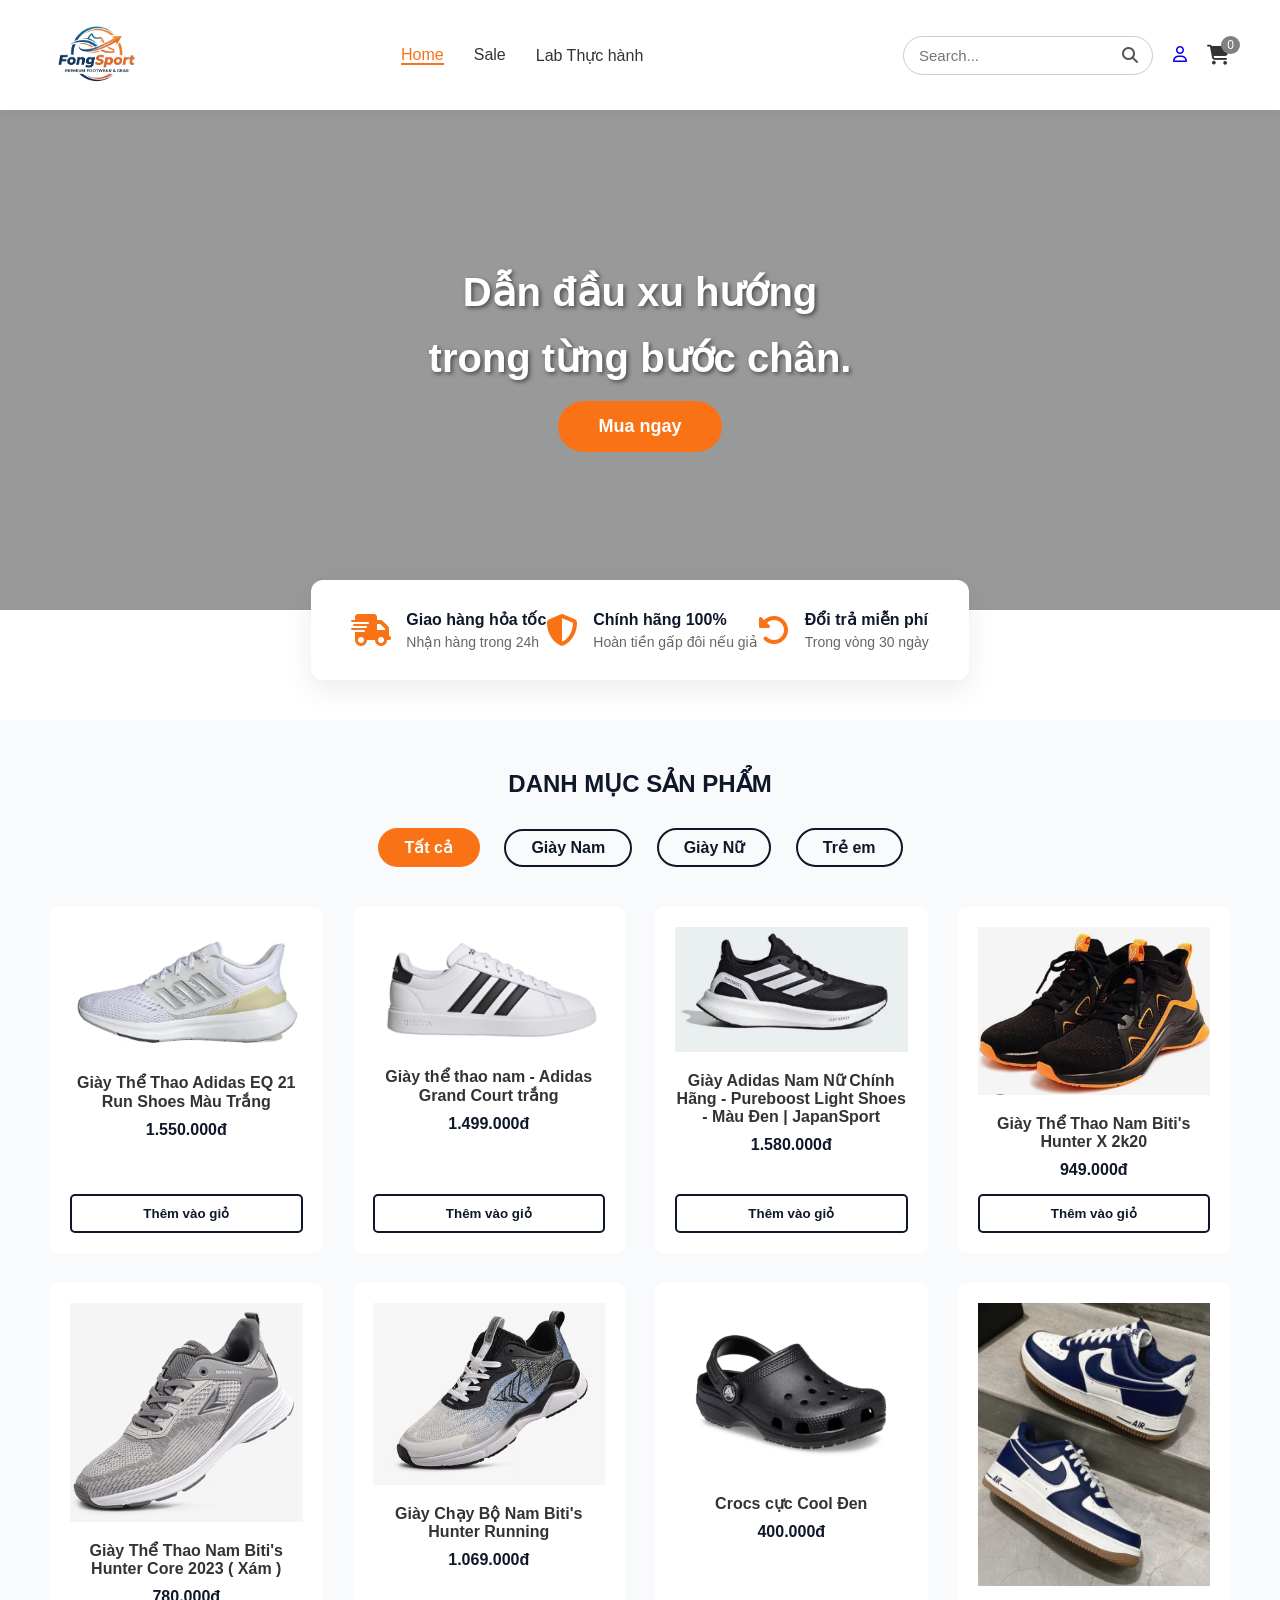
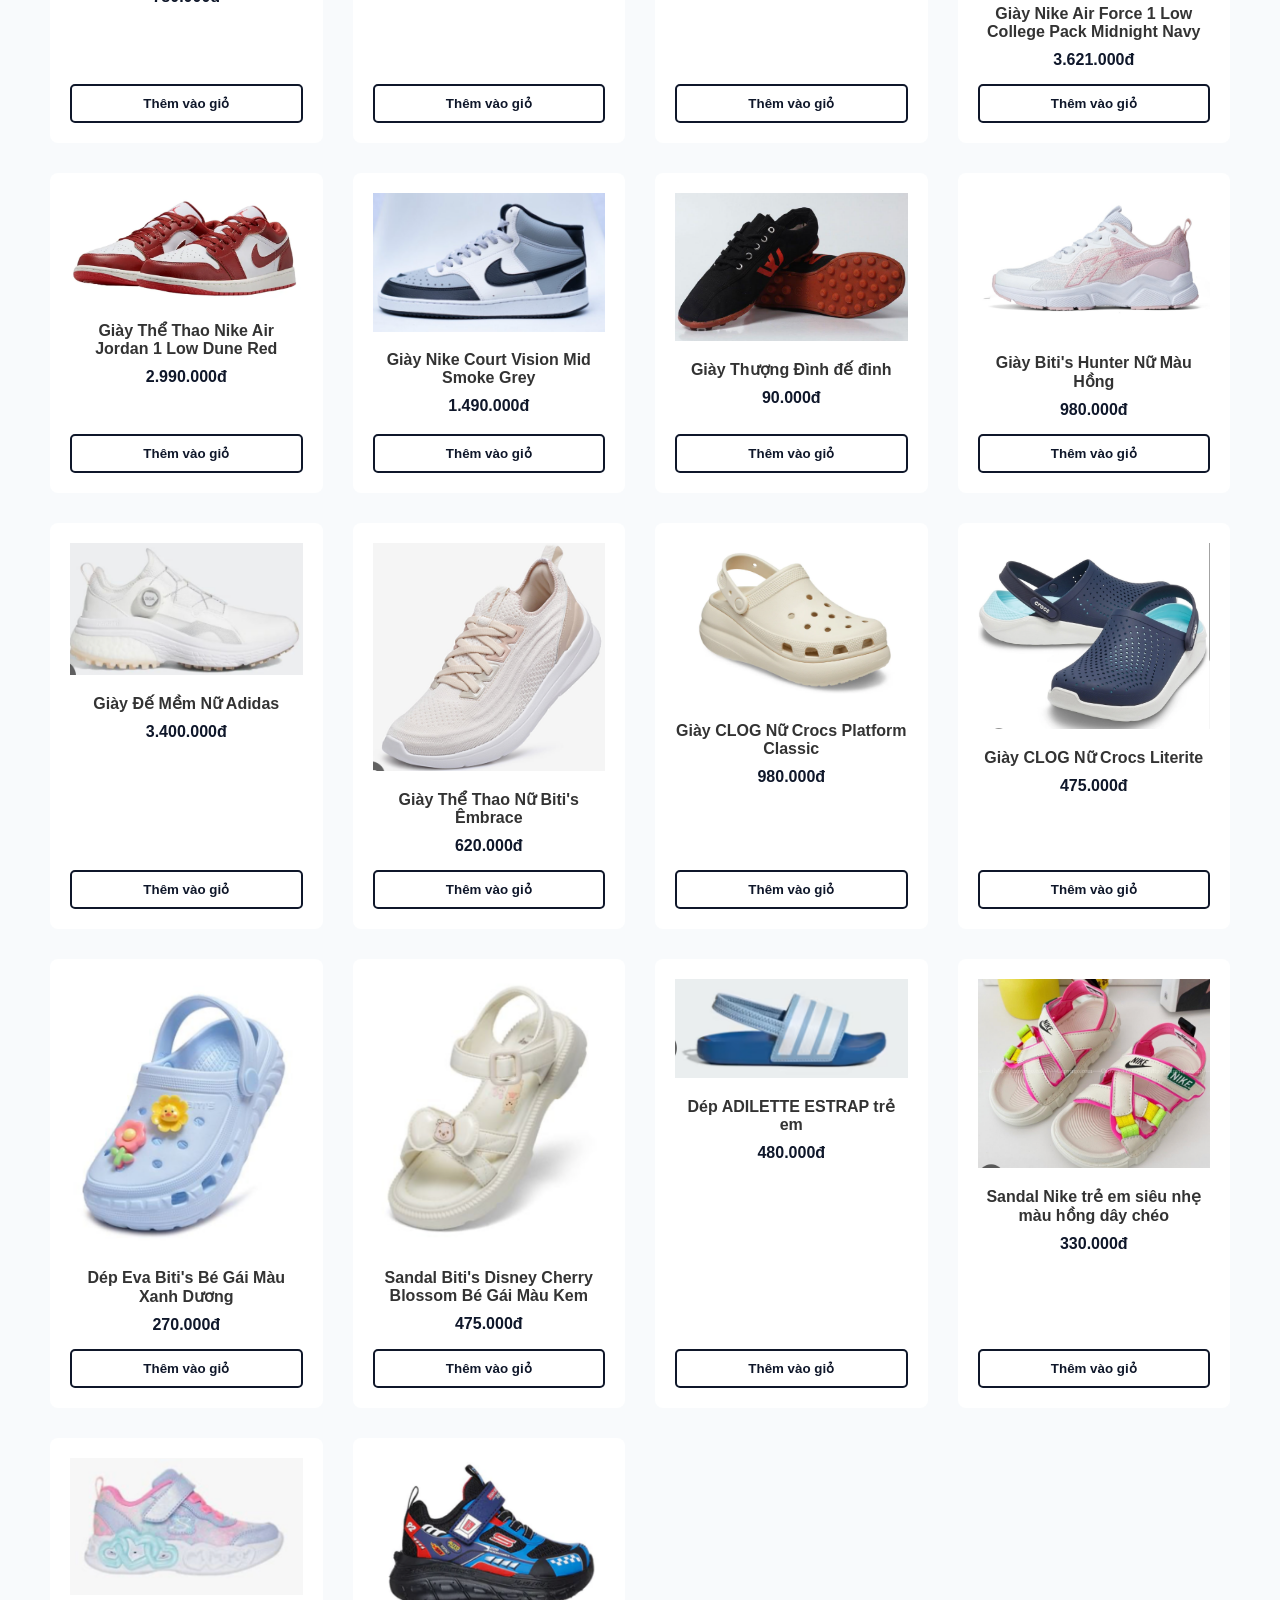
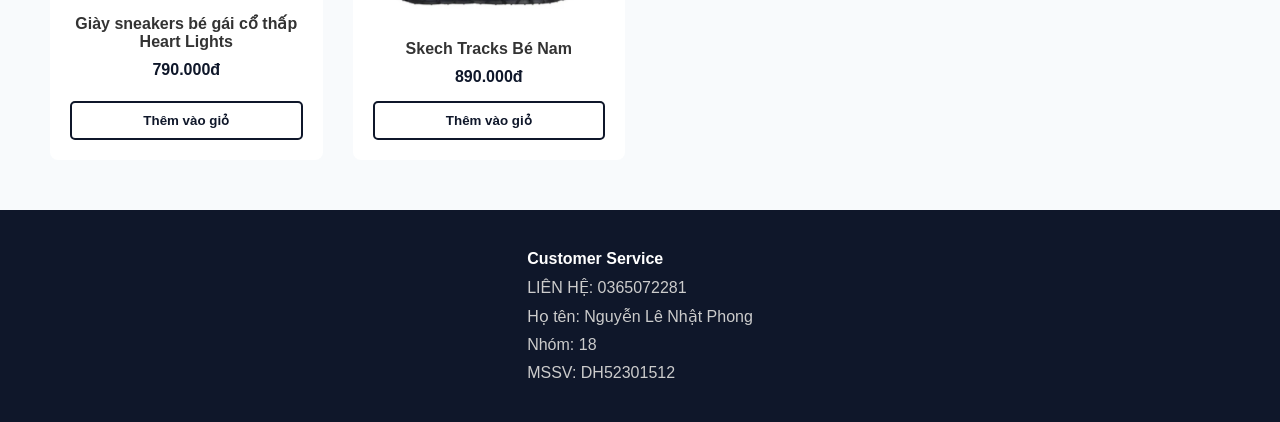
<file: index.html>
<!DOCTYPE html>
<html lang="vi">
<head>
    <meta charset="UTF-8">
    <meta name="viewport" content="width=device-width, initial-scale=1.0">
    <title>FongSport - Cửa hàng giày dép chính hãng</title>
    <link rel="stylesheet" href="css/style.css">
    <link rel="stylesheet" href="https://cdnjs.cloudflare.com/ajax/libs/font-awesome/6.4.0/css/all.min.css">
</head>
<body>
    <header>
        <div class="logo">
            <a href ="index.html"><img src="images/main-logo.png" alt="FongSport Logo" class="logo-img"></a>
        </div>
        
        <nav>
            <ul>
                <li><a href="index.html" class="active">Home</a></li>
                <li><a href="sale.html">Sale</a></li>
                <li><a href="lab.html" target="_blank">Lab Thực hành</a></li>
            </ul>
        </nav>

        <div class="header-icons">
            <div class="search-bar">
                <input type="text" id="searchInput" placeholder="Search..." autocomplete="off">
                <i class="fa-solid fa-magnifying-glass" id="searchBtn"></i>
                
                <ul id="suggestionBox" class="suggestion-box hide"></ul>
            </div>
            <a href="profile.html"><i class="fa-regular fa-user"></i></a>
            <a href="cart.html" class="cart-icon">
                <i class="fa-solid fa-cart-shopping"></i>
                <span class="cart-count">2</span>
            </a>
        </div>
    </header>

    <section class="hero-banner">
        <div class="hero-content">
            <h1>Dẫn đầu xu hướng</h1>
            <h2>trong từng bước chân.</h2>
            <button class="btn-shop-now">Mua ngay</button>
        </div>
    </section>
    <section class="features-section container">
        <div class="feature-box">
            <i class="fa-solid fa-truck-fast"></i>
            <div class="feature-text">
                <h4>Giao hàng hỏa tốc</h4>
                <p>Nhận hàng trong 24h</p>
            </div>
        </div>
        <div class="feature-box">
            <i class="fa-solid fa-shield-halved"></i>
            <div class="feature-text">
                <h4>Chính hãng 100%</h4>
                <p>Hoàn tiền gấp đôi nếu giả</p>
            </div>
        </div>
        <div class="feature-box">
            <i class="fa-solid fa-rotate-left"></i>
            <div class="feature-text">
                <h4>Đổi trả miễn phí</h4>
                <p>Trong vòng 30 ngày</p>
            </div>
        </div>
    </section>
    <section class="products-section">
        <h2 class="section-title">DANH MỤC SẢN PHẨM</h2>
        
        <div class="filter-menu">
            <button class="filter-btn active" data-filter="all">Tất cả</button>
            <button class="filter-btn" data-filter="men">Giày Nam</button>
            <button class="filter-btn" data-filter="women">Giày Nữ</button>
            <button class="filter-btn" data-filter="kids">Trẻ em</button>
        </div>
    
        <div class="product-grid">
            
            <div class="product-card" data-category="men">
                <div class="product-img">
                    <a href="products-detail.html?id=adidas-eq21">
                        <img src="images/adidas-aq-21.img" alt="Giày Thể Thao Adidas EQ 21">
                    </a>
                </div>
                <div class="product-info">
                    <a href="products-detail.html?id=adidas-eq21" style="text-decoration: none; color: inherit;"></a>
                    <h3>Giày Thể Thao Adidas EQ 21 Run Shoes Màu Trắng</h3>
                    <p class="price">1.550.000đ</p>
                    <button class="btn-add-cart" onclick="addToCart('Giày Thể Thao Adidas EQ 21', 1550000, 'images/adidas-aq-21.img')">Thêm vào giỏ</button>
                </div>
            </div>

            <div class="product-card" data-category="men">
                <div class="product-img">
                    <a href="products-detail.html?id=adidas-grand-court">
                        <img src="images/adidas-grand-court.img" alt="Giày thể thao nam - Adidas Grand Court">
                    </a>
                </div>
                <div class="product-info">
                    <a href="products-detail.html?id=adidas-grand-court" style="text-decoration: none; color: inherit;"></a>
                    <h3>Giày thể thao nam - Adidas Grand Court trắng</h3>
                    <p class="price">1.499.000đ</p>
                    <button class="btn-add-cart" onclick="addToCart('Giày thể thao nam - Adidas Grand Court', 1499000, 'images/adidas-grand-court.img')">Thêm vào giỏ</button>
                </div>
            </div>

            <div class="product-card" data-category="men">
                <div class="product-img">
                    <a href="products-detail.html?id=adidas-pureboost">
                        <img src="images/adidas.img" alt="Giày Adidas Nam Nữ Chính Hãng - Pureboost Light Shoes">
                    </a>
                </div>
                <div class="product-info">
                    <a href="products-detail.html?id=adidas-pureboost" style="text-decoration: none; color: inherit;"></a>
                    <h3>Giày Adidas Nam Nữ Chính Hãng - Pureboost Light Shoes - Màu Đen | JapanSport </h3>
                    <p class="price">1.580.000đ</p>
                    <button class="btn-add-cart" onclick="addToCart('Giày Adidas Nam Nữ Chính Hãng - Pureboost Light Shoes', 1580000, 'images/adidas.img')">Thêm vào giỏ</button>
                </div>
            </div>

            <div class="product-card" data-category="men">
                <div class="product-img">
                    <a href="products-detail.html?id=btis-hunter-x">
                        <img src="images/btis-den-nam.img" alt="Giày Thể Thao Nam Bitis Hunter X">
                    </a>
                </div>
                <div class="product-info">
                    <a href="products-detail.html?id=btis-hunter-x" style="text-decoration: none; color: inherit;"></a>
                    <h3>Giày Thể Thao Nam Biti's Hunter X 2k20 </h3>
                    <p class="price">949.000đ</p>
                    <button class="btn-add-cart" onclick="addToCart('Giày Thể Thao Nam Bitis Hunter X', 949000, 'images/btis-den-nam.img')">Thêm vào giỏ</button>
                </div>
            </div>

            <div class="product-card" data-category="men">
                <div class="product-img">
                    <a href="products-detail.html?id=btis-hunter-core">
                        <img src="images/btis-nam.png" alt="Giày Thể Thao Nam Bitis Hunter Core">
                    </a>
                </div>
                <div class="product-info">
                    <a href="products-detail.html?id=btis-hunter-core" style="text-decoration: none; color: inherit;"></a>
                    <h3>Giày Thể Thao Nam Biti's Hunter Core 2023 ( Xám )</h3>
                    <p class="price">780.000đ</p>
                    <button class="btn-add-cart" onclick="addToCart('Giày Thể Thao Nam Bitis Hunter Core', 780000, 'images/btis-nam.png')">Thêm vào giỏ</button>
                </div>
            </div>

            <div class="product-card" data-category="men">
                <div class="product-img">
                    <a href="products-detail.html?id=btis-running">
                        <img src="images/btis-xam-nam.png" alt="Giày Chạy Bộ Nam Bitis Hunter Running">
                    </a>
                </div>
                <div class="product-info">
                    <a href="products-detail.html?id=btis-running" style="text-decoration: none; color: inherit;"></a>
                    <h3>Giày Chạy Bộ Nam Biti's Hunter Running</h3>
                    <p class="price">1.069.000đ</p>
                    <button class="btn-add-cart" onclick="addToCart('Giày Chạy Bộ Nam Bitis Hunter Running', 1069000, 'images/btis-xam-nam.png')">Thêm vào giỏ</button>
                </div>
            </div>
            <div class="product-card" data-category="men">
                <div class="product-img">
                    <a href="products-detail.html?id=crocs-cool">
                        <img src="images/crocs-den.png" alt="Giày Crocs cực Cool Đen">
                    </a>
                </div>
                <div class="product-info">
                    <a href="products-detail.html?id=crocs-cool" style="text-decoration: none; color: inherit;"></a>
                    <h3>Crocs cực Cool Đen </h3>
                    <p class="price">400.000đ</p>
                    <button class="btn-add-cart" onclick="addToCart('Giày Crocs cực Cool Đen', 400000, 'images/crocs-den.png')">Thêm vào giỏ</button>
                </div>
            </div>

            <div class="product-card" data-category="men">
                <div class="product-img">
                    <a href="products-detail.html?id=nike-af1">
                        <img src="images/nike-air-force.png" alt="Giày Nike Air Force 1 Low College Pack Midnight Navy">
                    </a>
                </div>
                <div class="product-info">
                    <a href="products-detail.html?id=nike-af1" style="text-decoration: none; color: inherit;"></a>
                    <h3>Giày Nike Air Force 1 Low College Pack Midnight Navy</h3>
                    <p class="price">3.621.000đ</p>
                    <button class="btn-add-cart" onclick="addToCart('Giày Nike Air Force 1 Low College Pack Midnight Navy', 3621000, 'images/nike-air-force.png')">Thêm vào giỏ</button>
                </div>
            </div>
            <div class="product-card" data-category="men">
                <div class="product-img">
                    <a href="products-detail.html?id=nike-jordan1">
                        <img src="images/nike-air-jordan.png" alt="Giày Thể Thao Nike Air Jordan 1 Low Dune">
                    </a>
                </div>
                <div class="product-info">
                    <a href="products-detail.html?id=nike-jordan1" style="text-decoration: none; color: inherit;"></a>
                    <h3>Giày Thể Thao Nike Air Jordan 1 Low Dune Red</h3>
                    <p class="price">2.990.000đ</p>
                    <button class="btn-add-cart" onclick="addToCart('Giày Thể Thao Nike Air Jordan 1 Low Dune', 2990000, 'images/nike-air-jordan.png')">Thêm vào giỏ</button>
                </div>
            </div>

            <div class="product-card" data-category="men">
                <div class="product-img">
                    <a href="products-detail.html?id=nike-court">
                        <img src="images/nike-court-vision.png" alt="Giày Nike Court Vision Mid Smoke">
                    </a>
                </div>
                <div class="product-info">
                    <a href="products-detail.html?id=nike-court" style="text-decoration: none; color: inherit;"></a>
                    <h3>Giày Nike Court Vision Mid Smoke Grey</h3>
                    <p class="price">1.490.000đ</p>
                    <button class="btn-add-cart" onclick="addToCart('Giày Nike Court Vision Mid Smoke', 1490000, 'images/nike-court-vision.png')">Thêm vào giỏ</button>
                </div>
            </div>

            <div class="product-card" data-category="men">
                <div class="product-img">
                    <a href="products-detail.html?id=thuong-dinh-den">
                        <img src="images/thuong-dinh-den.png" alt="Giày Thượng Đình đế đinh">
                    </a>
                </div>
                <a href="products-detail.html?id=thuong-dinh-den" style="text-decoration: none; color: inherit;"></a>
                <div class="product-info">
                    <h3>Giày Thượng Đình đế đinh</h3>
                    <p class="price">90.000đ</p>
                    <button class="btn-add-cart" onclick="addToCart('Giày Thượng Đình đế đinh', 90000, 'images/thuong-dinh-den.png')">Thêm vào giỏ</button>
                </div>
            </div>

            <div class="product-card" data-category="women">
                <div class="product-img">
                    <a href="products-detail.html?id=btis-hunter-nu">
                        <img src="images/btis-hong-nu.img" alt="Giày Bitis Hunter Nữ Màu Hồng">
                    </a>
                </div>
                <div class="product-info">
                    <a href="products-detail.html?id=btis-hunter-nu" style="text-decoration: none; color: inherit;"></a>
                    <h3>Giày Biti's Hunter Nữ Màu Hồng</h3>
                    <p class="price">980.000đ</p>
                    <button class="btn-add-cart" onclick="addToCart('Giày Bitis Hunter Nữ Màu Hồng', 980000, 'images/btis-hong-nu.img')">Thêm vào giỏ</button>
                </div>
            </div>

            <div class="product-card" data-category="women">
                <div class="product-img">
                    <a href="products-detail.html?id=adidas-nu">
                        <img src="images/adidas-nu.img" alt="Giày Đế Mềm Nữ Adidas">
                    </a>
                </div>
                <div class="product-info">
                    <a href="products-detail.html?id=adidas-nu" style="text-decoration: none; color: inherit;"></a>
                    <h3>Giày Đế Mềm Nữ Adidas</h3>
                    <p class="price">3.400.000đ</p>
                    <button class="btn-add-cart" onclick="addToCart('Giày Đế Mềm Nữ Adidas', 3400000, 'images/adidas-nu.img')">Thêm vào giỏ</button>
                </div>
            </div>

            <div class="product-card" data-category="women">
                <div class="product-img">
                    <a href="products-detail.html?id=btis-embrace">
                        <img src="images/btis-nu.png" alt="Giày Thể Thao Nữ Bitis Êmbrace">
                    </a>
                </div>
                <div class="product-info">
                    <a href="products-detail.html?id=btis-embrace" style="text-decoration: none; color: inherit;"></a>
                    <h3>Giày Thể Thao Nữ Biti's Êmbrace</h3>
                    <p class="price">620.000đ</p>
                    <button class="btn-add-cart" onclick="addToCart('Giày Thể Thao Nữ Bitis Êmbrace', 620000, 'images/btis-nu.png')">Thêm vào giỏ</button>
                </div>
            </div>

            <div class="product-card" data-category="women">
                <div class="product-img">
                    <a href="products-detail.html?id=crocs-platform">
                        <img src="images/crocs-trang.png" alt="Giày CLOG Nữ Crocs Platform Classic">
                    </a>
                </div>
                <div class="product-info">
                    <a href="products-detail.html?id=crocs-platform" style="text-decoration: none; color: inherit;"></a>
                    <h3>Giày CLOG Nữ Crocs Platform Classic</h3>
                    <p class="price">980.000đ</p>
                    <button class="btn-add-cart" onclick="addToCart('Giày CLOG Nữ Crocs Platform Classic', 980000, 'images/crocs-trang.png')">Thêm vào giỏ</button>
                </div>
            </div>

            <div class="product-card" data-category="women">
                <div class="product-img">
                    <a href="products-detail.html?id=crocs-literite">
                        <img src="images/crocs-xanh.png" alt="Giày CLOG Nữ Crocs Literite">
                    </a>
                </div>
                <div class="product-info">
                    <a href="products-detail.html?id=crocs-literite" style="text-decoration: none; color: inherit;"></a>
                    <h3>Giày CLOG Nữ Crocs Literite</h3>
                    <p class="price">475.000đ</p>
                    <button class="btn-add-cart" onclick="addToCart('Giày CLOG Nữ Crocs Literite', 475000, 'images/crocs-xanh.png')">Thêm vào giỏ</button>
                </div>
            </div>

            <div class="product-card" data-category="kids">
                <div class="product-img">
                    <a href="products-detail.html?id=btis-eva-kid">
                        <img src="images/crocs-nu-kid.png" alt="Dép Eva Bitis Bé Gái Màu Xanh Dương">
                    </a>
                </div>
                <div class="product-info">
                    <a href="products-detail.html?id=btis-eva-kid" style="text-decoration: none; color: inherit;"></a>
                    <h3>Dép Eva Biti's Bé Gái Màu Xanh Dương</h3>
                    <p class="price">270.000đ</p>
                    <button class="btn-add-cart" onclick="addToCart('Dép Eva Bitis Bé Gái Màu Xanh Dương', 270000, 'images/crocs-nu-kid.png')">Thêm vào giỏ</button>
                </div>
            </div>

            <div class="product-card" data-category="kids">
                <div class="product-img">
                    <a href="products-detail.html?id=btis-disney-kid">
                        <img src="images/btis-nu-kid.png" alt="Sandal Bitis Disney Cherry Blossom">
                    </a>
                </div>
                <div class="product-info">
                    <a href="products-detail.html?id=btis-disney-kid" style="text-decoration: none; color: inherit;"></a>
                    <h3>Sandal Biti's Disney Cherry Blossom Bé Gái Màu Kem</h3>
                    <p class="price">475.000đ</p>
                    <button class="btn-add-cart" onclick="addToCart('Sandal Bitis Disney Cherry Blossom', 475000, 'images/btis-nu-kid.png')">Thêm vào giỏ</button>
                </div>
            </div>

            <div class="product-card" data-category="kids">
                <div class="product-img">
                    <a href="products-detail.html?id=dep-adidas-kid">
                        <img src="images/dep-adidas-kids.png" alt="Dép ADILETTE ESTRAP trẻ em">
                    </a>
                </div>
                <div class="product-info">
                    <a href="products-detail.html?id=dep-adidas-kid" style="text-decoration: none; color: inherit;"></a>
                    <h3>Dép ADILETTE ESTRAP trẻ em</h3>
                    <p class="price">480.000đ</p>
                    <button class="btn-add-cart" onclick="addToCart('Dép ADILETTE ESTRAP trẻ em', 480000, 'images/dep-adidas-kids.png')">Thêm vào giỏ</button>
                </div>
            </div>

            <div class="product-card" data-category="kids">
                <div class="product-img">
                    <a href="products-detail.html?id=sandal-nike-kid">
                        <img src="images/nike-kid.png" alt="Sandal Nike trẻ em siêu nhẹ màu hồng dây chéo">
                    </a>
                </div>
                <div class="product-info">
                    <a href="products-detail.html?id=sandal-nike-kid" style="text-decoration: none; color: inherit;"></a>
                    <h3>Sandal Nike trẻ em siêu nhẹ màu hồng dây chéo</h3>
                    <p class="price">330.000đ</p>
                    <button class="btn-add-cart" onclick="addToCart('Sandal Nike trẻ em siêu nhẹ màu hồng dây chéo', 330000, 'images/nike-kid.png')">Thêm vào giỏ</button>
                </div>
            </div>

            <div class="product-card" data-category="kids">
                <div class="product-img">
                    <a href="products-detail.html?id=skechers-heart">
                        <img src="images/skechers-kid.png" alt="Giày sneakers bé gái cổ thấp Heart Lights">
                    </a>
                </div>
                <div class="product-info">
                    <a href="products-detail.html?id=skechers-heart" style="text-decoration: none; color: inherit;"></a>
                    <h3>Giày sneakers bé gái cổ thấp Heart Lights</h3>
                    <p class="price">790.000đ</p>
                    <button class="btn-add-cart" onclick="addToCart('Giày sneakers bé gái cổ thấp Heart Lights', 790000, 'images/skechers-kid.png')">Thêm vào giỏ</button>
                </div>
            </div>

            <div class="product-card" data-category="kids">
                <div class="product-img">
                    <a href="products-detail.html?id=skechers-tracks">
                        <img src="images/skechers-kid2.png" alt="Giày Skech Tracks Bé Nam">
                    </a>
                </div>
                <div class="product-info">
                    <a href="products-detail.html?id=skechers-tracks" style="text-decoration: none; color: inherit;">
                        <h3>Skech Tracks Bé Nam</h3>
                    </a>
                    
                    <p class="price">890.000đ</p>
                    <button class="btn-add-cart" onclick="addToCart('Skech Tracks Bé Nam', 890000, 'images/skechers-kid2.png')">Thêm vào giỏ</button>
                </div>
            </div>
            </div>
    </section>
    
    <footer>
        <div class="footer-column">
            <h4>Customer Service</h4>
            <a href="#">LIÊN HỆ: 0365072281</a>
            <a href="#">Họ tên: Nguyễn Lê Nhật Phong</a>
            <a href="#">Nhóm: 18</a>
            <a href="#">MSSV: DH52301512</a>
        </div>
    </footer>

    <script src="js/script.js"></script>
</body>
</html>
</file>
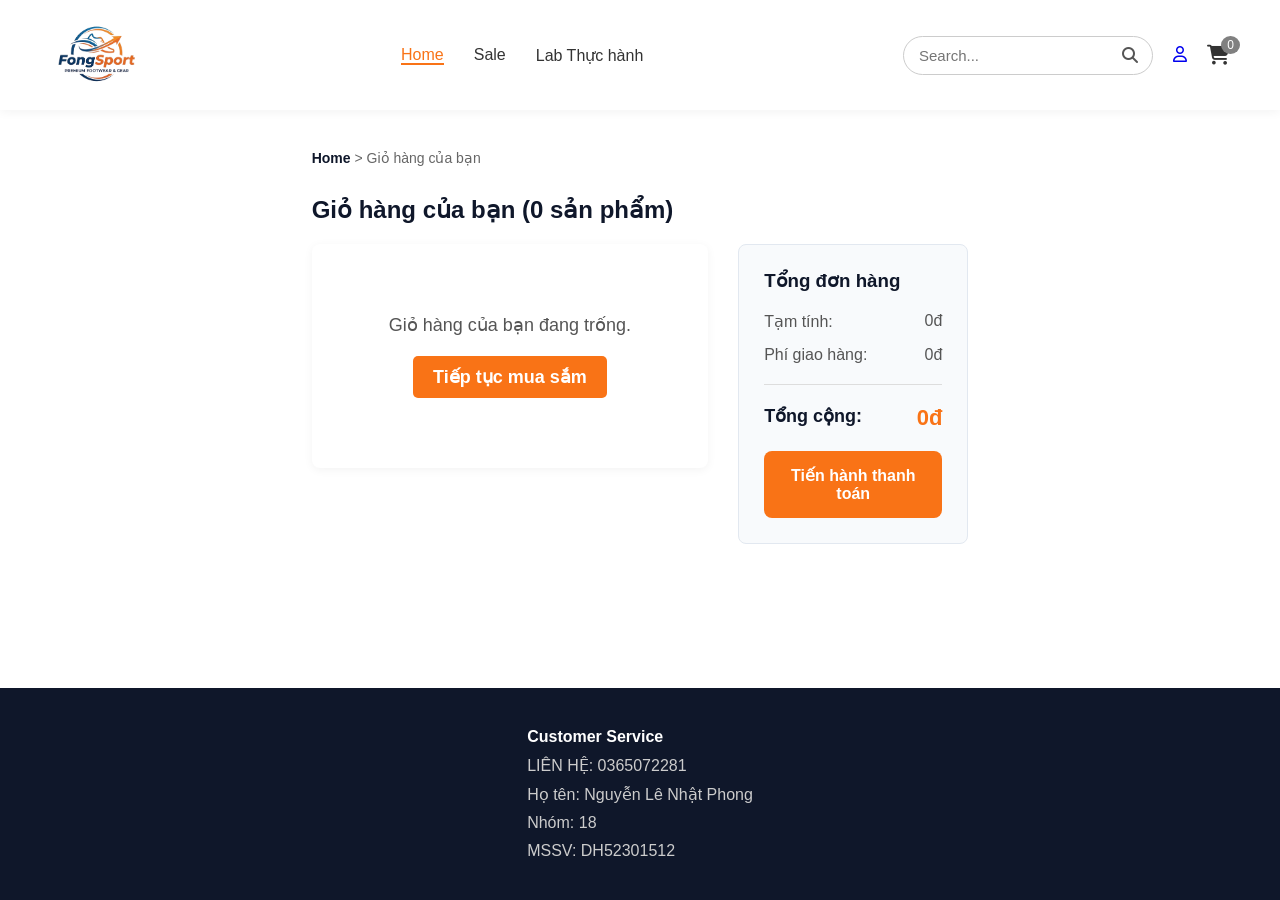
<file: cart.html>
<!DOCTYPE html>
<html lang="vi">
<head>
    <meta charset="UTF-8">
    <meta name="viewport" content="width=device-width, initial-scale=1.0">
    <title>Giỏ hàng - FongSport</title>
    <link rel="stylesheet" href="css/style.css">
    <link rel="stylesheet" href="https://cdnjs.cloudflare.com/ajax/libs/font-awesome/6.4.0/css/all.min.css">
</head>
<body>
    <header>
        <div class="logo">
            <a href ="index.html"><img src="images/main-logo.png" alt="FongSport Logo" class="logo-img"></a>
        </div>
        
        <nav>
            <ul>
                <li><a href="index.html" class="active">Home</a></li>
                <li><a href="sale.html">Sale</a></li>
                <li><a href="lab.html" target="_blank">Lab Thực hành</a></li>
            </ul>
        </nav>

        <div class="header-icons">
            <div class="search-bar">
                <input type="text" id="searchInput" placeholder="Search..." autocomplete="off">
                <i class="fa-solid fa-magnifying-glass" id="searchBtn"></i>
                <ul id="suggestionBox" class="suggestion-box hide"></ul>
            </div>
            <a href="profile.html"><i class="fa-regular fa-user"></i></a>
            <a href="cart.html" class="cart-icon">
                <i class="fa-solid fa-cart-shopping"></i>
                <span class="cart-count">2</span>
            </a>
        </div>
    </header>

    <main class="cart-page container">
        <div class="breadcrumb">
            <a href="index.html">Home</a> &gt; <span>Giỏ hàng của bạn</span>
        </div>
        
        <h2 class="page-title">Giỏ hàng của bạn</h2>

        <div class="cart-container">
            <div class="cart-items-list">
                
            </div>

            <div class="cart-summary">
                <h3>Tổng đơn hàng</h3>
                <div class="summary-line">
                    <span>Tạm tính:</span>
                    <span>0đ</span>
                </div>
                <div class="summary-line">
                    <span>Phí giao hàng:</span>
                    <span>0đ</span>
                </div>
                <hr>
                <div class="summary-line total-line">
                    <span>Tổng cộng:</span>
                    <span class="total-price">0đ</span>
                </div>
                <a href="checkout.html" class="btn-checkout">Tiến hành thanh toán</a>
            </div>
        </div>
    </main>

    <footer>
        <div class="footer-column">
            <h4>Customer Service</h4>
            <a href="#">LIÊN HỆ: 0365072281</a>
            <a href="#">Họ tên: Nguyễn Lê Nhật Phong</a>
            <a href="#">Nhóm: 18</a>
            <a href="#">MSSV: DH52301512</a>
        </div>
    </footer>

    <script src="js/script.js"></script>
</body>
</html>
</file>
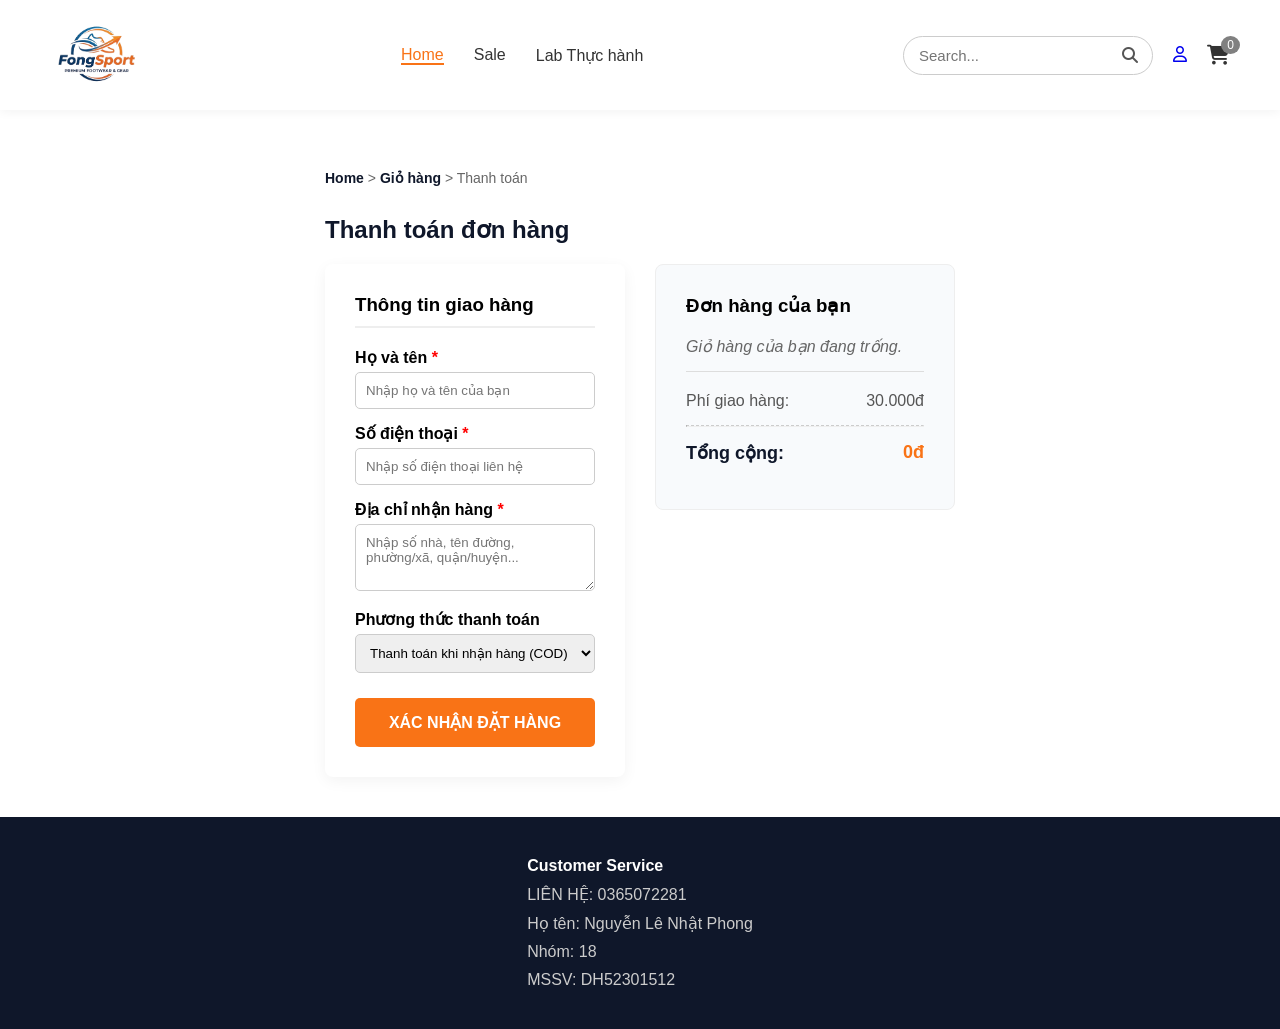
<file: checkout.html>
<!DOCTYPE html>
<html lang="vi">
<head>
    <meta charset="UTF-8">
    <meta name="viewport" content="width=device-width, initial-scale=1.0">
    <title>Thanh toán - FongSport</title>
    <link rel="stylesheet" href="css/style.css">
    <link rel="stylesheet" href="https://cdnjs.cloudflare.com/ajax/libs/font-awesome/6.4.0/css/all.min.css">
</head>
<body>
    <header>
        <div class="logo">
            <a href ="index.html"><img src="images/main-logo.png" alt="FongSport Logo" class="logo-img"></a>
        </div>
        <nav>
            <ul>
                <li><a href="index.html" class="active">Home</a></li>
                <li><a href="sale.html">Sale</a></li>
                <li><a href="lab.html" target="_blank">Lab Thực hành</a></li>
            </ul>
        </nav>
        <div class="header-icons">
            <div class="search-bar">
                <input type="text" id="searchInput" placeholder="Search..." autocomplete="off">
                <i class="fa-solid fa-magnifying-glass" id="searchBtn"></i>
                <ul id="suggestionBox" class="suggestion-box hide"></ul>
            </div>
            <a href="profile.html"><i class="fa-regular fa-user"></i></a>
            <a href="cart.html" class="cart-icon">
                <i class="fa-solid fa-cart-shopping"></i>
                <span class="cart-count">0</span>
            </a>
        </div>
    </header>

    <main class="checkout-page container" style="padding: 40px 0;">
        <div class="breadcrumb">
            <a href="index.html">Home</a> &gt; <a href="cart.html">Giỏ hàng</a> &gt; <span>Thanh toán</span>
        </div>
        
        <h2 class="page-title">Thanh toán đơn hàng</h2>

        <div class="checkout-container" style="display: flex; gap: 30px; align-items: flex-start; flex-wrap: wrap;">
            
            <div class="billing-details" style="flex: 2; min-width: 300px; background: white; padding: 30px; border-radius: 8px; box-shadow: 0 4px 15px rgba(0,0,0,0.05);">
                <h3 style="margin-bottom: 20px; border-bottom: 2px solid #eee; padding-bottom: 10px;">Thông tin giao hàng</h3>
                
                <form id="checkoutForm" onsubmit="placeOrder(event)">
                    <div style="margin-bottom: 15px;">
                        <label style="font-weight: bold; margin-bottom: 5px; display: block;">Họ và tên <span style="color:red;">*</span></label>
                        <input type="text" required placeholder="Nhập họ và tên của bạn" style="width: 100%; padding: 10px; border: 1px solid #ccc; border-radius: 5px;">
                    </div>
                    
                    <div style="margin-bottom: 15px;">
                        <label style="font-weight: bold; margin-bottom: 5px; display: block;">Số điện thoại <span style="color:red;">*</span></label>
                        <input type="tel" required placeholder="Nhập số điện thoại liên hệ" style="width: 100%; padding: 10px; border: 1px solid #ccc; border-radius: 5px;">
                    </div>
                    
                    <div style="margin-bottom: 15px;">
                        <label style="font-weight: bold; margin-bottom: 5px; display: block;">Địa chỉ nhận hàng <span style="color:red;">*</span></label>
                        <textarea required placeholder="Nhập số nhà, tên đường, phường/xã, quận/huyện..." rows="3" style="width: 100%; padding: 10px; border: 1px solid #ccc; border-radius: 5px;"></textarea>
                    </div>
                    
                    <div style="margin-bottom: 25px;">
                        <label style="font-weight: bold; margin-bottom: 5px; display: block;">Phương thức thanh toán</label>
                        <select style="width: 100%; padding: 10px; border: 1px solid #ccc; border-radius: 5px;">
                            <option>Thanh toán khi nhận hàng (COD)</option>
                            <option>Chuyển khoản qua Ngân hàng</option>
                            <option>Thanh toán qua Momo</option>
                        </select>
                    </div>
                    
                    <button type="submit" class="btn-shop-now" style="width: 100%; padding: 15px; font-size: 16px; border-radius: 5px; cursor: pointer; border: none; background-color: #f97316; color: white; font-weight: bold; transition: 0.3s;">XÁC NHẬN ĐẶT HÀNG</button>
                </form>
            </div>

            <div class="order-summary" style="flex: 1; min-width: 300px; background: #f8fafc; padding: 30px; border-radius: 8px; border: 1px solid #eee;">
                <h3 style="margin-bottom: 20px;">Đơn hàng của bạn</h3>
                
                <div id="checkout-items" style="margin-bottom: 20px; border-bottom: 1px solid #ddd; padding-bottom: 15px;">
                    </div>
                
                <div class="summary-line" style="display: flex; justify-content: space-between; margin-bottom: 10px;">
                    <span>Phí giao hàng:</span>
                    <span>30.000đ</span>
                </div>
                <hr style="border-top: 1px dashed #ccc; margin: 15px 0;">
                <div class="summary-line total-line" style="display: flex; justify-content: space-between; font-size: 18px; font-weight: bold;">
                    <span>Tổng cộng:</span>
                    <span id="checkout-total-price" style="color: #f97316;">0đ</span>
                </div>
            </div>
        </div>
    </main>

    <footer>
        <div class="footer-column">
            <h4>Customer Service</h4>
            <a href="#">LIÊN HỆ: 0365072281</a>
            <a href="#">Họ tên: Nguyễn Lê Nhật Phong</a>
            <a href="#">Nhóm: 18</a>
            <a href="#">MSSV: DH52301512</a>
        </div>
    </footer>

    <script src="js/script.js"></script>
</body>
</html>
</file>
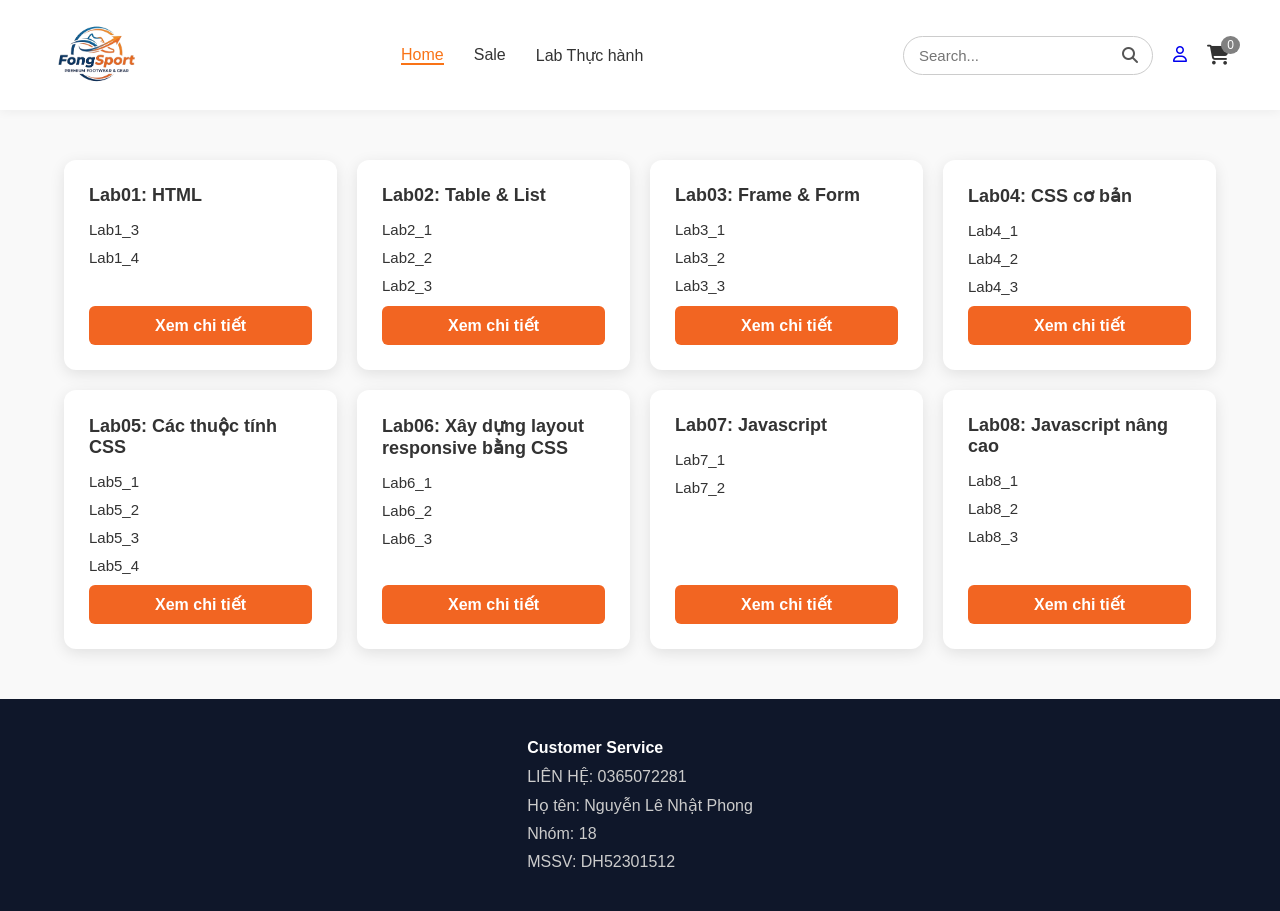
<file: lab.html>
<!DOCTYPE html>
<html lang="vi">
<head>
    <meta charset="UTF-8">
    <meta name="viewport" content="width=device-width, initial-scale=1.0">
    <title>FongSport - Cửa hàng giày dép chính hãng</title>
    <link rel="stylesheet" href="css/style.css">
    <link rel="stylesheet" href="https://cdnjs.cloudflare.com/ajax/libs/font-awesome/6.4.0/css/all.min.css">
</head>
<body>
    <header>
        <div class="logo">
            <a href ="index.html"><img src="images/main-logo.png" alt="FongSport Logo" class="logo-img"></a>
        </div>
        
        <nav>
            <ul>
                <li><a href="index.html" class="active">Home</a></li>
                <li><a href="sale.html">Sale</a></li>
                <li><a href="lab.html" target="_blank">Lab Thực hành</a></li>
            </ul>
        </nav>

        <div class="header-icons">
            <div class="search-bar">
                <input type="text" id="searchInput" placeholder="Search..." autocomplete="off">
                <i class="fa-solid fa-magnifying-glass" id="searchBtn"></i>
                
                <ul id="suggestionBox" class="suggestion-box hide"></ul>
            </div>
            <a href="profile.html"><i class="fa-regular fa-user"></i></a>
            <a href="cart.html" class="cart-icon">
                <i class="fa-solid fa-cart-shopping"></i>
                <span class="cart-count">2</span>
            </a>
        </div>
    </header>
    <section class="lab-container">
        <div class="lab-grid">
            
            <div class="lab-card">
                <div class="lab-content">
                    <h3>Lab01: HTML</h3>
                    <ul class="lab-list">
                        <li><a href="https://fonghocit.github.io/Lab01/Vi_du/index.html" target="_blank">Lab1_3</a></li>
                        <li><a href="https://fonghocit.github.io/Lab01/Vi_du/lab1_bai4.html" target="_blank">Lab1_4</a></li>
                    </ul>
                </div>
                <a class="btn-detail">Xem chi tiết</a>
            </div>
    
            <div class="lab-card">
                <div class="lab-content">
                    <h3>Lab02: Table & List</h3>
                    <ul class="lab-list">
                        <li><a href="https://stu-nghia.info/Demo_DH52102716/Lab02/lab02_bai1.html" target="_blank">Lab2_1</a></li>
                        <li><a href="https://stu-nghia.info/Demo_DH52102716/Lab02/lab02_bai2.html" target="_blank">Lab2_2</a></li>
                        <li><a href="https://stu-nghia.info/Demo_DH52102716/Lab02/Vi_du_Lab01/lab02_bai3.html" target="_blank">Lab2_3</a></li>
                    </ul>
                </div>
                <a class="btn-detail">Xem chi tiết</a>
            </div>
    
            <div class="lab-card">
                <div class="lab-content">
                    <h3>Lab03: Frame & Form</h3>
                    <ul class="lab-list">
                        <li><a href="https://stu-nghia.info/Demo_DH52102716/Lab03/Vi_du_Lab01/lab03_bai1.html" target="_blank">Lab3_1</a></li>
                        <li><a href="https://stu-nghia.info/Demo_DH52102716/Lab03/Vi_du_Lab01/lab03_bai2.html" target="_blank">Lab3_2</a></li>
                        <li><a href="https://stu-nghia.info/Demo_DH52102716/Lab03/Vi_du_Lab01/lab03_bai3.html" target="_blank">Lab3_3</a></li>
                    </ul>
                </div>
                <a class="btn-detail">Xem chi tiết</a>
            </div>
    
            <div class="lab-card">
                <div class="lab-content">
                    <h3>Lab04: CSS cơ bản</h3>
                    <ul class="lab-list">
                        <li><a href="https://fonghocit.github.io/Lab04/Vi_du/index.html" target="_blank">Lab4_1</a></li>
                        <li><a href="https://stu-nghia.info/Demo_DH52102716/Lab04/Vi_du/lab04_bai2.html" target="_blank">Lab4_2</a></li>
                        <li><a href="https://fonghocit.github.io/Lab04/Vi_du/index.html" target="_blank">Lab4_3</a></li>
                    </ul>
                </div>
                <a class="btn-detail">Xem chi tiết</a>
            </div>
    
            <div class="lab-card">
                <div class="lab-content">
                    <h3>Lab05: Các thuộc tính CSS</h3>
                    <ul class="lab-list">
                        <li><a href="https://fonghocit.github.io/Lab05/Vi_du/index.html" target="_blank">Lab5_1</a></li>
                        <li><a href="LINK_CAU_5_2" target="_blank">Lab5_2</a></li>
                        <li><a href="https://fonghocit.github.io/Lab05/Bai_2/index.html" target="_blank">Lab5_3</a></li>
                        <li><a href="https://fonghocit.github.io/Lab05/Bai_2/index.html" target="_blank">Lab5_4</a></li>
                    </ul>
                </div>
                <a href="LINK_FULL_LAB_5" target="_blank" class="btn-detail">Xem chi tiết</a>
            </div>
    
            <div class="lab-card">
                <div class="lab-content">
                    <h3>Lab06: Xây dựng layout responsive bằng CSS</h3>
                    <ul class="lab-list">
                        <li><a href="https://stu-nghia.info/Demo_DH52102716/Lab06/Bai_1/index.html" target="_blank">Lab6_1</a></li>
                        <li><a href="https://stu-nghia.info/Demo_DH52102716/Lab06/Bai_2_Minh_hoa_layout/lab06_Bai2.html" target="_blank">Lab6_2</a></li>
                        <li><a href="https://fonghocit.github.io/Lab06/Vi_du/index.html" target="_blank">Lab6_3</a></li>
                    </ul>
                </div>
                <a class="btn-detail">Xem chi tiết</a>
            </div>
    
            <div class="lab-card">
                <div class="lab-content">
                    <h3>Lab07: Javascript</h3>
                    <ul class="lab-list">
                        <li><a href="https://fonghocit.github.io/Lab07/Vi_du/index.html" target="_blank">Lab7_1</a></li>
                        <li><a href="https://fonghocit.github.io/Lab07/demo_bai_2/index.html" target="_blank">Lab7_2</a></li>
                    </ul>
                </div>
                <a class="btn-detail">Xem chi tiết</a>
            </div>
    
            <div class="lab-card">
                <div class="lab-content">
                    <h3>Lab08: Javascript nâng cao</h3>
                    <ul class="lab-list">
                        <li><a href="https://stu-nghia.info/Demo_DH52102716/Lab08/lab08_slider.html" target="_blank">Lab8_1</a></li>
                        <li><a href="https://stu-nghia.info/Demo_DH52102716/Lab08/lab08_slider_auto.html" target="_blank">Lab8_2</a></li>
                        <li><a href="https://stu-nghia.info/Demo_DH52102716/Lab08/lab08_json.html" target="_blank">Lab8_3</a></li>
                    </ul>
                </div>
                <a class="btn-detail">Xem chi tiết</a>
            </div>
    
        </div>
    </section>
    <footer>
        <div class="footer-column">
            <h4>Customer Service</h4>
            <a href="#">LIÊN HỆ: 0365072281</a>
            <a href="#">Họ tên: Nguyễn Lê Nhật Phong</a>
            <a href="#">Nhóm: 18</a>
            <a href="#">MSSV: DH52301512</a>
        </div>
    </footer>

    <script src="js/script.js"></script>
</body>
</html>
</file>
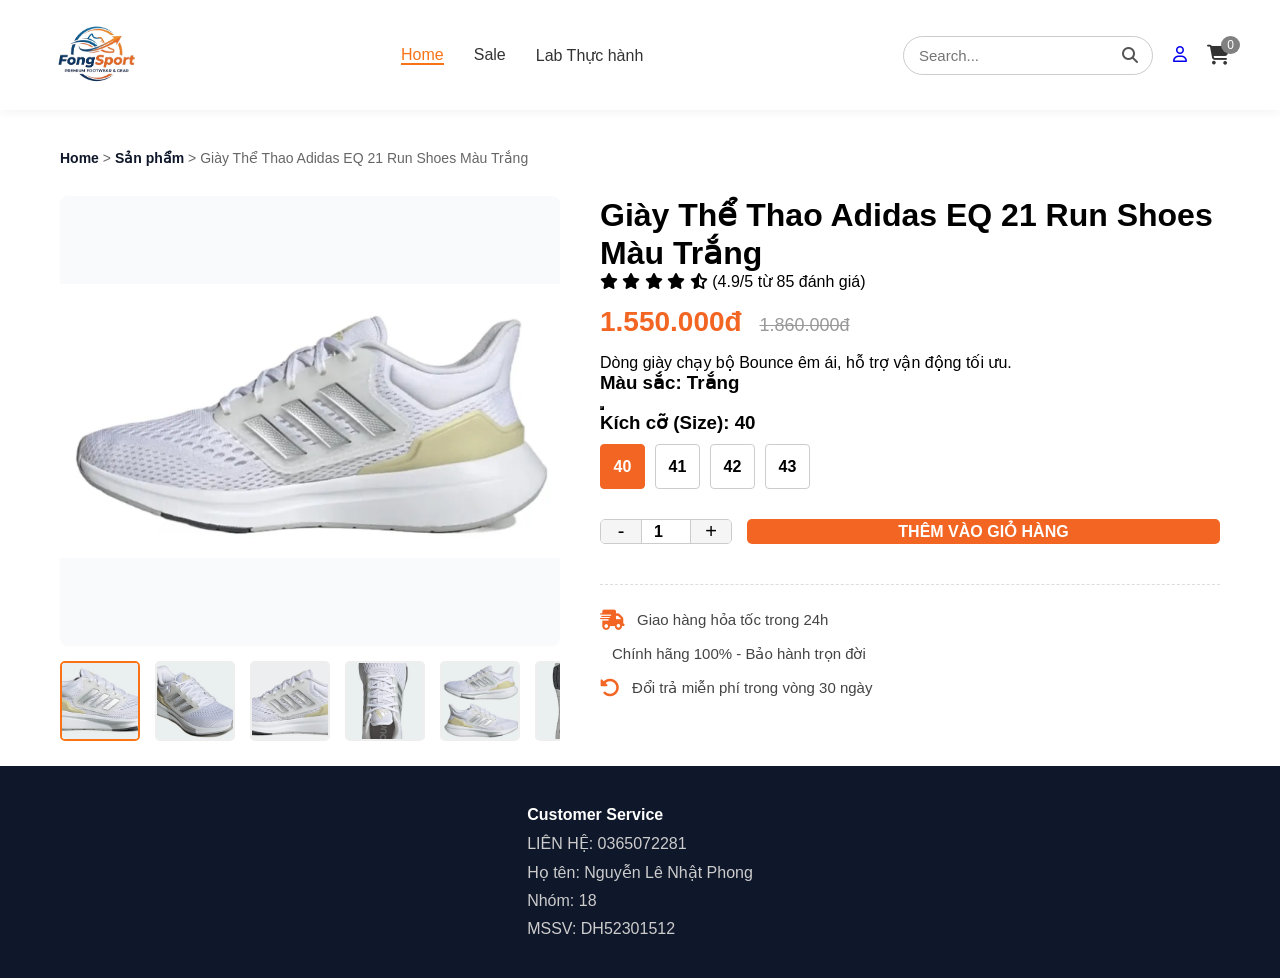
<file: products-detail.html>
<!DOCTYPE html>
<html lang="vi">
<head>
    <meta charset="UTF-8">
    <meta name="viewport" content="width=device-width, initial-scale=1.0">
    <title>Chi tiết sản phẩm - FongSport</title>
    <link rel="stylesheet" href="css/style.css">
    <link rel="stylesheet" href="https://cdnjs.cloudflare.com/ajax/libs/font-awesome/6.4.0/css/all.min.css">
</head>
<body>
    <header>
        <div class="logo">
            <a href ="index.html"><img src="images/main-logo.png" alt="FongSport Logo" class="logo-img"></a>
        </div>
        <nav>
            <ul>
                <li><a href="index.html" class="active">Home</a></li>
                <li><a href="sale.html">Sale</a></li>
                <li><a href="lab.html" target="_blank">Lab Thực hành</a></li>
            </ul>
        </nav>
        <div class="header-icons">
            <div class="search-bar">
                <input type="text" id="searchInput" placeholder="Search..." autocomplete="off">
                <i class="fa-solid fa-magnifying-glass" id="searchBtn"></i>
                <ul id="suggestionBox" class="suggestion-box hide"></ul>
            </div>
            <a href="profile.html"><i class="fa-regular fa-user"></i></a>
            <a href="cart.html" class="cart-icon">
                <i class="fa-solid fa-cart-shopping"></i>
                <span class="cart-count">2</span>
            </a>
        </div>
    </header>

    <main class="product-detail-page container">
        <div class="breadcrumb">
            <a href="index.html">Home</a> &gt; <a href="products.html">Sản phẩm</a> &gt; <span>Giày Thể Thao Adidas EQ 21 Run Shoes</span>
        </div>

        <div class="detail-container">
            <div class="product-gallery">
                <div class="main-image">
                    <img src="images/adidas-aq-21.img" id="currentImage" alt="Adidas EQ 21">
                </div>
                <div class="thumbnail-images">
                    <img src="images/adidas-aq-21.img" class="thumb active" alt="Góc 1">
                    <img src="images/adidas-aq-21-2.png" class="thumb" alt="Góc 2">
                    <img src="images/adidas-aq-21-3.png" class="thumb" alt="Góc 3">
                    <img src="images/adidas-aq-21-4.png" class="thumb" alt="Góc 4">
                    <img src="images/adidas-aq-21-5.png" class="thumb" alt="Góc 5">
                    <img src="images/adidas-aq-21-6.png" class="thumb" alt="Góc 6">
                    <img src="images/adidas-aq-21-7.png" class="thumb" alt="Góc 7">
                    <img src="images/adidas-aq-21-1.png" class="thumb" alt="Góc 7">
                </div>
            </div>

            <div class="product-details-info">
                <h1 class="product-title">Giày Thể Thao Adidas EQ 21 Run Shoes Màu Trắng</h1>
                <div class="product-rating">
                    <i class="fa-solid fa-star"></i>
                    <i class="fa-solid fa-star"></i>
                    <i class="fa-solid fa-star"></i>
                    <i class="fa-solid fa-star"></i>
                    <i class="fa-solid fa-star-half-stroke"></i>
                    <span>(4.9/5 từ 85 đánh giá)</span>
                </div>
                <p class="product-price">1.550.000đ <del class="old-price">1.850.000đ</del></p>
                
                <p class="product-desc">
                    Adidas EQ 21 Run Shoes được thiết kế tối ưu cho người chạy bộ, với đệm Bounce linh hoạt mang lại sự thoải mái trong từng sải chân. Phom dáng ôm gọn, chất liệu thoáng khí giúp đôi chân luôn khô ráo.
                </p>

                <div class="option-group">
                    <h3>Màu sắc: <span id="color-name">Trắng</span></h3>
                    <div class="color-options">
                        <button class="color-btn active" style="background-color: #f8fafc;" data-color="Trắng"></button>
                        <button class="color-btn" style="background-color: #1a202c;" data-color="Đen"></button>
                    </div>
                </div>

                <div class="option-group">
                    <h3>Kích cỡ (Size): <span id="size-name">41</span></h3>
                    <div class="size-options">
                        <button class="size-btn">39</button>
                        <button class="size-btn">40</button>
                        <button class="size-btn active">41</button>
                        <button class="size-btn">42</button>
                        <button class="size-btn">43</button>
                    </div>
                </div>

                <div class="add-to-cart-action">
                    <div class="qty-selector">
                        <button id="btn-minus">-</button>
                        <input type="number" id="detail-qty" value="1" min="1">
                        <button id="btn-plus">+</button>
                    </div>
                    <button class="btn-add-detail" style="flex: 1; border-radius: 5px;" onclick="addToCart('Giày Thể Thao Adidas EQ 21', 1550000, 'images/adidas-aq-21.img', document.getElementById('detail-qty').value)">THÊM VÀO GIỎ HÀNG</button>
                </div>
                <div class="trust-badges">
                    <div class="badge-item">
                        <i class="fa-solid fa-truck-fast"></i>
                        <span>Giao hàng hỏa tốc trong 24h</span>
                    </div>
                    <div class="badge-item">
                        <i class="fa-solid fa-shield-check"></i>
                        <span>Chính hãng 100% - Bảo hành trọn đời</span>
                    </div>
                    <div class="badge-item">
                        <i class="fa-solid fa-rotate-left"></i>
                        <span>Đổi trả miễn phí trong vòng 30 ngày</span>
                    </div>
                </div>
            </div>
        </div>
    </main>

    <footer>
        <div class="footer-column">
            <h4>Customer Service</h4>
            <a href="#">LIÊN HỆ: 0365072281</a>
            <a href="#">Họ tên: Nguyễn Lê Nhật Phong</a>
            <a href="#">Nhóm: 18</a>
            <a href="#">MSSV: DH52301512</a>
        </div>
    </footer>

    <script src="js/script.js?v=1"></script>
</body>
</html>
</file>
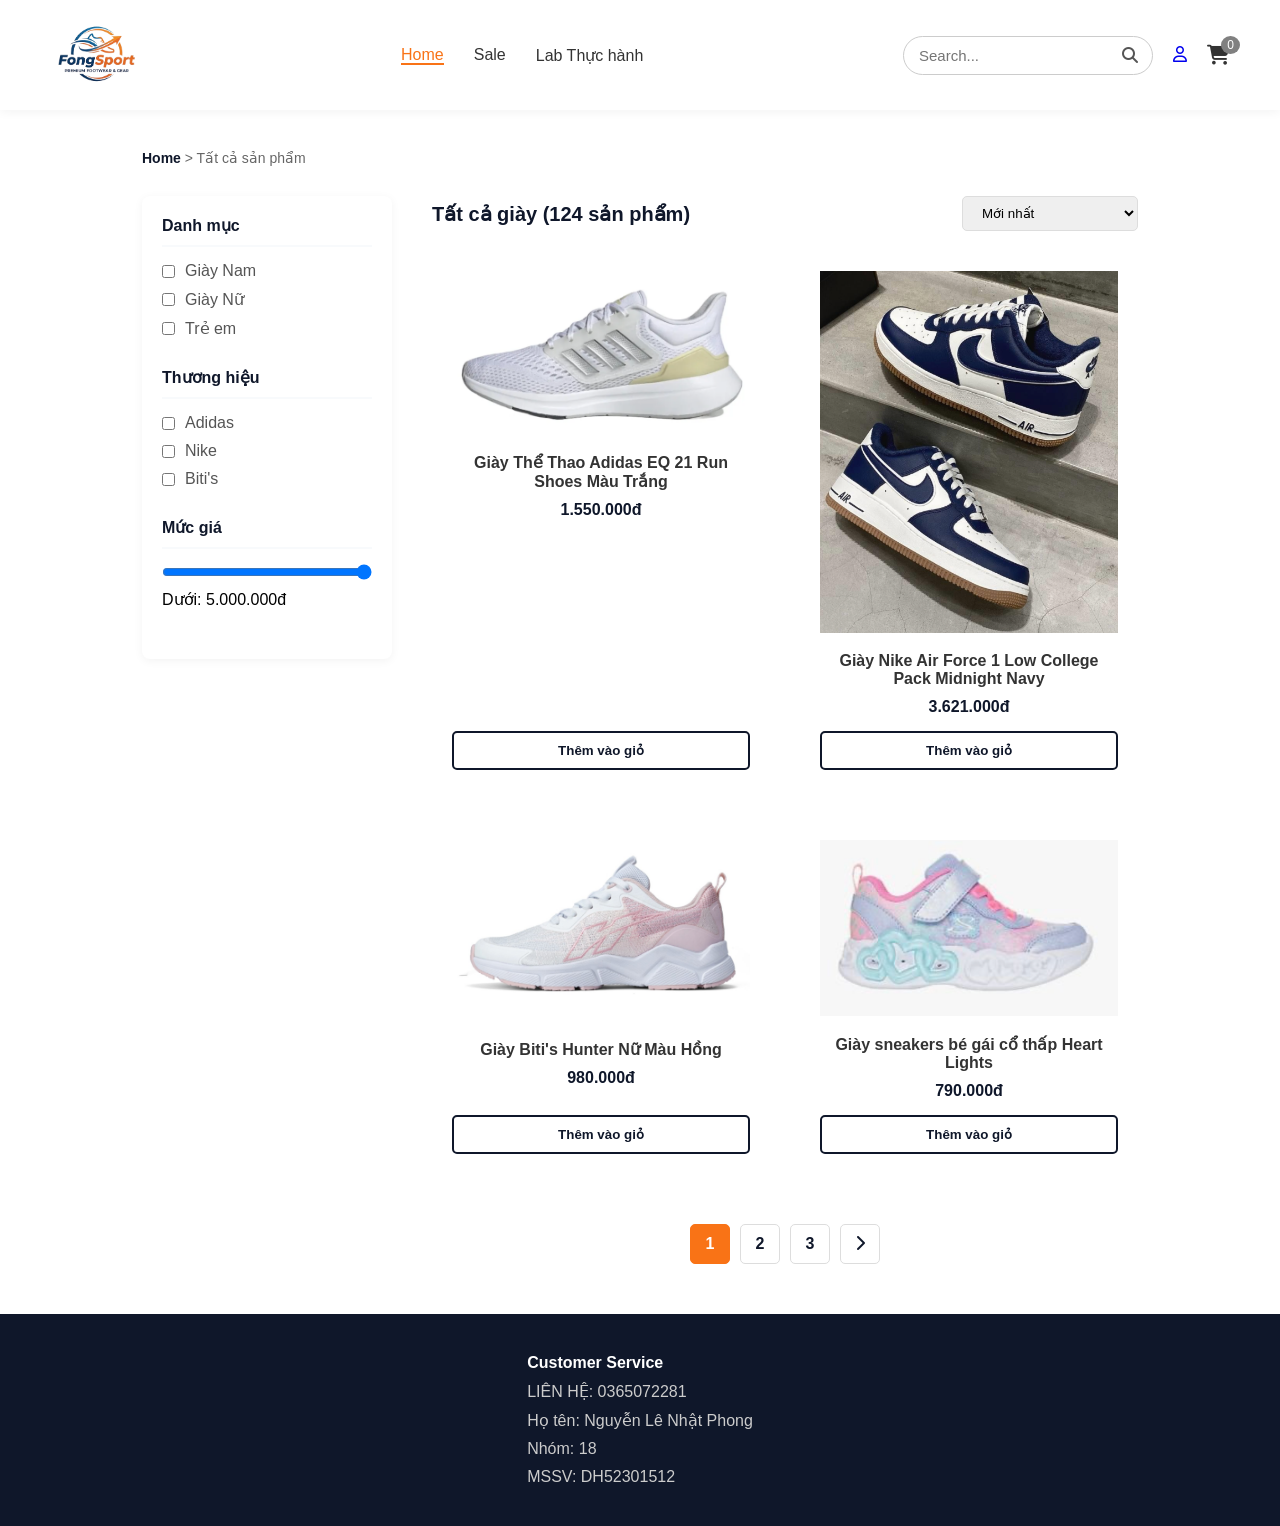
<file: products.html>
<!DOCTYPE html>
<html lang="vi">
<head>
    <meta charset="UTF-8">
    <meta name="viewport" content="width=device-width, initial-scale=1.0">
    <title>Sản phẩm - FongSport</title>
    <link rel="stylesheet" href="css/style.css">
    <link rel="stylesheet" href="https://cdnjs.cloudflare.com/ajax/libs/font-awesome/6.4.0/css/all.min.css">
</head>
<body>
    <header>
        <div class="logo">
            <a href ="index.html"><img src="images/main-logo.png" alt="FongSport Logo" class="logo-img"></a>
        </div>
        <nav>
            <ul>
                <li><a href="index.html" class="active">Home</a></li>
                <li><a href="sale.html">Sale</a></li>
                <li><a href="lab.html" target="_blank">Lab Thực hành</a></li>
            </ul>
        </nav>
        <div class="header-icons">
            <div class="search-bar">
                <input type="text" id="searchInput" placeholder="Search..." autocomplete="off">
                <i class="fa-solid fa-magnifying-glass" id="searchBtn"></i>
                <ul id="suggestionBox" class="suggestion-box hide"></ul>
            </div>
            <a href="profile.html"><i class="fa-regular fa-user"></i></a>
            <a href="cart.html" class="cart-icon">
                <i class="fa-solid fa-cart-shopping"></i>
                <span class="cart-count">2</span>
            </a>
        </div>
    </header>

    <main class="products-page container">
        <div class="breadcrumb">
            <a href="index.html">Home</a> &gt; <span>Tất cả sản phẩm</span>
        </div>

        <div class="layout-2-col">
            <aside class="sidebar-filter">
                <div class="filter-group">
                    <h3>Danh mục</h3>
                    <ul class="filter-list">
                        <li><input type="checkbox" id="cat-men"> <label for="cat-men">Giày Nam</label></li>
                        <li><input type="checkbox" id="cat-women"> <label for="cat-women">Giày Nữ</label></li>
                        <li><input type="checkbox" id="cat-kids"> <label for="cat-kids">Trẻ em</label></li>
                    </ul>
                </div>
                <div class="filter-group">
                    <h3>Thương hiệu</h3>
                    <ul class="filter-list">
                        <li><input type="checkbox" id="brand-adidas"> <label for="brand-adidas">Adidas</label></li>
                        <li><input type="checkbox" id="brand-nike"> <label for="brand-nike">Nike</label></li>
                        <li><input type="checkbox" id="brand-bitis"> <label for="brand-bitis">Biti's</label></li>
                    </ul>
                </div>
                <div class="filter-group">
                    <h3>Mức giá</h3>
                    <input type="range" min="0" max="5000000" value="5000000" class="price-slider">
                    <p>Dưới: <span>5.000.000đ</span></p>
                </div>
            </aside>

            <section class="products-grid-area">
                <div class="grid-header">
                    <h2>Tất cả giày (124 sản phẩm)</h2>
                    <select class="sort-dropdown">
                        <option value="newest">Mới nhất</option>
                        <option value="price-asc">Giá: Thấp đến cao</option>
                        <option value="price-desc">Giá: Cao xuống thấp</option>
                    </select>
                </div>

                <div class="product-grid">
                    <div class="product-card">
                        <div class="product-img">
                            <a href="products-detail.html"><img src="images/adidas-aq-21.img" alt="Giày Nam"></a>
                        </div>
                        <div class="product-info">
                            <a href="products-detail.html" style="text-decoration: none; color: inherit;">
                                <h3>Giày Thể Thao Adidas EQ 21 Run Shoes Màu Trắng</h3>
                            </a>
                            <p class="price">1.550.000đ</p>
                            <button class="btn-add-cart" onclick="addToCart()">Thêm vào giỏ</button>
                        </div>
                    </div>

                    <div class="product-card">
                        <div class="product-img">
                            <img src="images/nike-air-force.png" alt="Giày Nam">
                        </div>
                        <div class="product-info">
                            <h3>Giày Nike Air Force 1 Low College Pack Midnight Navy</h3>
                            <p class="price">3.621.000đ</p>
                            <button class="btn-add-cart" onclick="addToCart()">Thêm vào giỏ</button>
                        </div>
                    </div>

                    <div class="product-card">
                        <div class="product-img">
                            <img src="images/btis-hong-nu.img" alt="Giày Nữ">
                        </div>
                        <div class="product-info">
                            <h3>Giày Biti's Hunter Nữ Màu Hồng</h3>
                            <p class="price">980.000đ</p>
                            <button class="btn-add-cart" onclick="addToCart()">Thêm vào giỏ</button>
                        </div>
                    </div>
                    
                    <div class="product-card">
                        <div class="product-img">
                            <img src="images/skechers-kid.png" alt="Giày Trẻ Em">
                        </div>
                        <div class="product-info">
                            <h3>Giày sneakers bé gái cổ thấp Heart Lights</h3>
                            <p class="price">790.000đ</p>
                            <button class="btn-add-cart" onclick="addToCart()">Thêm vào giỏ</button>
                        </div>
                    </div>
                </div>

                <div class="pagination">
                    <button class="page-btn active">1</button>
                    <button class="page-btn">2</button>
                    <button class="page-btn">3</button>
                    <button class="page-btn"><i class="fa-solid fa-chevron-right"></i></button>
                </div>
            </section>
        </div>
    </main>

    <footer>
        <div class="footer-column">
            <h4>Customer Service</h4>
            <a href="#">LIÊN HỆ: 0365072281</a>
            <a href="#">Họ tên: Nguyễn Lê Nhật Phong</a>
            <a href="#">Nhóm: 18</a>
            <a href="#">MSSV: DH52301512</a>
        </div>
    </footer>

    <script src="js/script.js"></script>
</body>
</html>
</file>
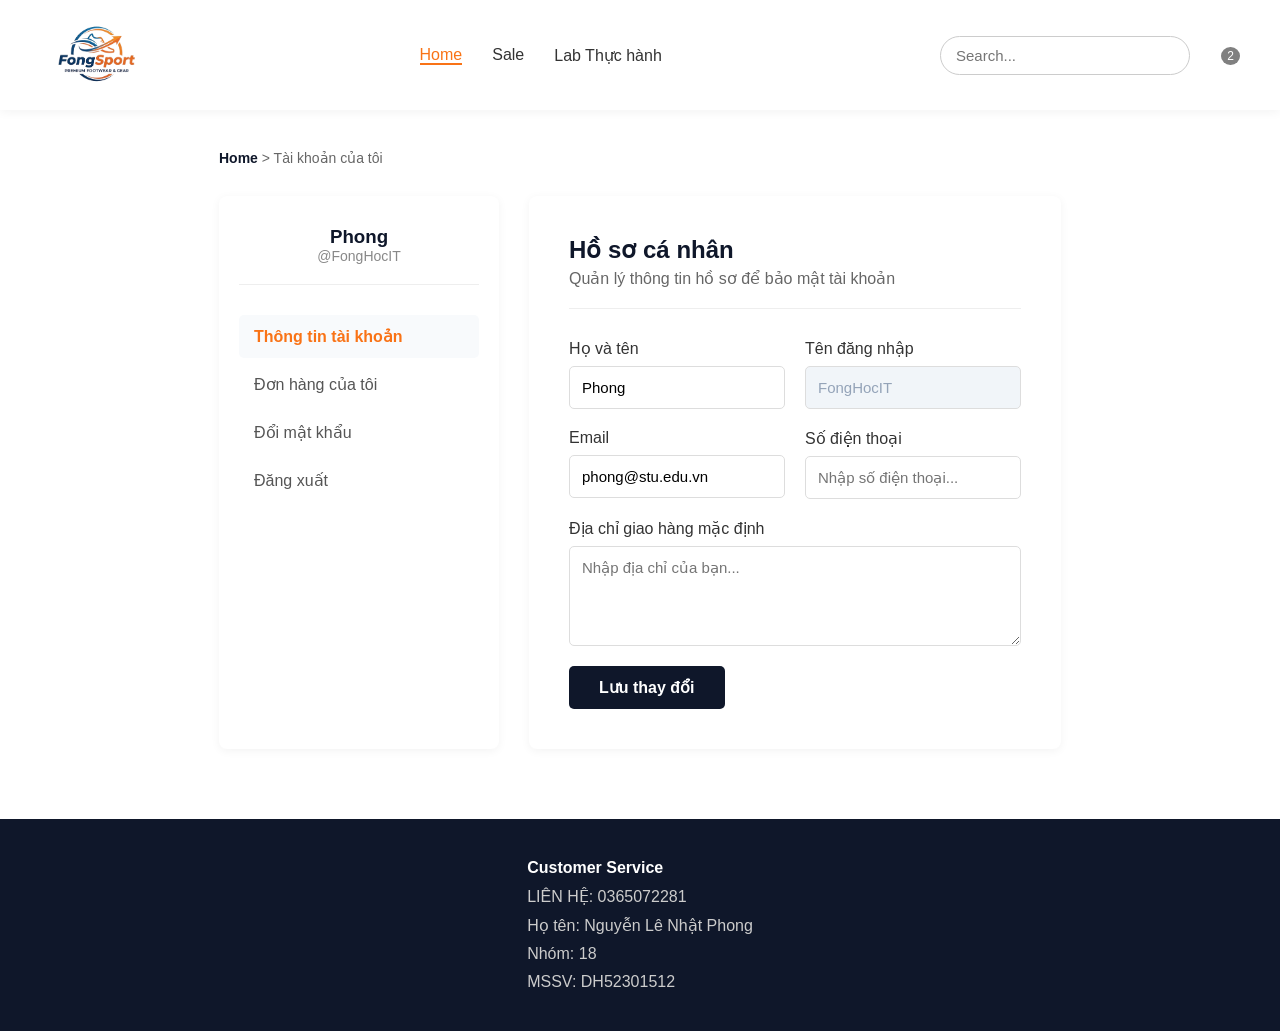
<file: profile.html>
<!DOCTYPE html>
<html lang="en">
<head>
    <meta charset="UTF-8">
    <meta name="viewport" content="width=device-width, initial-scale=1.0">
    <link rel="stylesheet" href="css/style.css">
    <title>Document</title>
</head>
<body>
    <header>
        <div class="logo">
            <a href ="index.html"><img src="images/main-logo.png" alt="FongSport Logo" class="logo-img"></a>
        </div>
        
        <nav>
            <ul>
                <li><a href="index.html" class="active">Home</a></li>
                <li><a href="sale.html">Sale</a></li>
                <li><a href="lab.html" target="_blank">Lab Thực hành</a></li>
            </ul>
        </nav>

        <div class="header-icons">
            <div class="search-bar">
                <input type="text" id="searchInput" placeholder="Search..." autocomplete="off">
                <i class="fa-solid fa-magnifying-glass" id="searchBtn"></i>
                
                <ul id="suggestionBox" class="suggestion-box hide"></ul>
            </div>
            <a href="profile.html"><i class="fa-regular fa-user"></i></a>
            <a href="cart.html" class="cart-icon">
                <i class="fa-solid fa-cart-shopping"></i>
                <span class="cart-count">2</span>
            </a>
        </div>
    </header>
    <main class="profile-page container">
        <div class="breadcrumb">
            <a href="index.html">Home</a> &gt; <span>Tài khoản của tôi</span>
        </div>

        <div class="profile-container">
            <aside class="profile-sidebar">
                <div class="user-avatar-section">
                    <i class="fa-solid fa-circle-user avatar-icon"></i>
                    <h3>Phong</h3>
                    <p>@FongHocIT</p>
                </div>
                <ul class="profile-menu">
                    <li><a href="#" class="active"><i class="fa-regular fa-id-badge"></i> Thông tin tài khoản</a></li>
                    <li><a href="#"><i class="fa-solid fa-box"></i> Đơn hàng của tôi</a></li>
                    <li><a href="#"><i class="fa-solid fa-lock"></i> Đổi mật khẩu</a></li>
                    <li><a href="#"><i class="fa-solid fa-right-from-bracket"></i> Đăng xuất</a></li>
                </ul>
            </aside>

            <div class="profile-content">
                <h2>Hồ sơ cá nhân</h2>
                <p class="subtitle">Quản lý thông tin hồ sơ để bảo mật tài khoản</p>
                <hr>
                <form class="profile-form">
                    <div class="form-group">
                        <label>Họ và tên</label>
                        <input type="text" value="Phong">
                    </div>
                    <div class="form-group">
                        <label>Tên đăng nhập</label>
                        <input type="text" value="FongHocIT" disabled> </div>
                    <div class="form-group">
                        <label>Email</label>
                        <input type="email" value="phong@stu.edu.vn">
                    </div>
                    <div class="form-group">
                        <label>Số điện thoại</label>
                        <input type="tel" placeholder="Nhập số điện thoại...">
                    </div>
                    <div class="form-group full-width">
                        <label>Địa chỉ giao hàng mặc định</label>
                        <textarea placeholder="Nhập địa chỉ của bạn..."></textarea>
                    </div>
                    <div class="form-group full-width">
                        <button type="submit" class="btn-save">Lưu thay đổi</button>
                    </div>
                </form>
            </div>
        </div>
    </main>
    <footer>
        <div class="footer-column">
            <h4>Customer Service</h4>
            <a href="#">LIÊN HỆ: 0365072281</a>
            <a href="#">Họ tên: Nguyễn Lê Nhật Phong</a>
            <a href="#">Nhóm: 18</a>
            <a href="#">MSSV: DH52301512</a>
        </div>
    </footer>
</body>
</html>
</file>
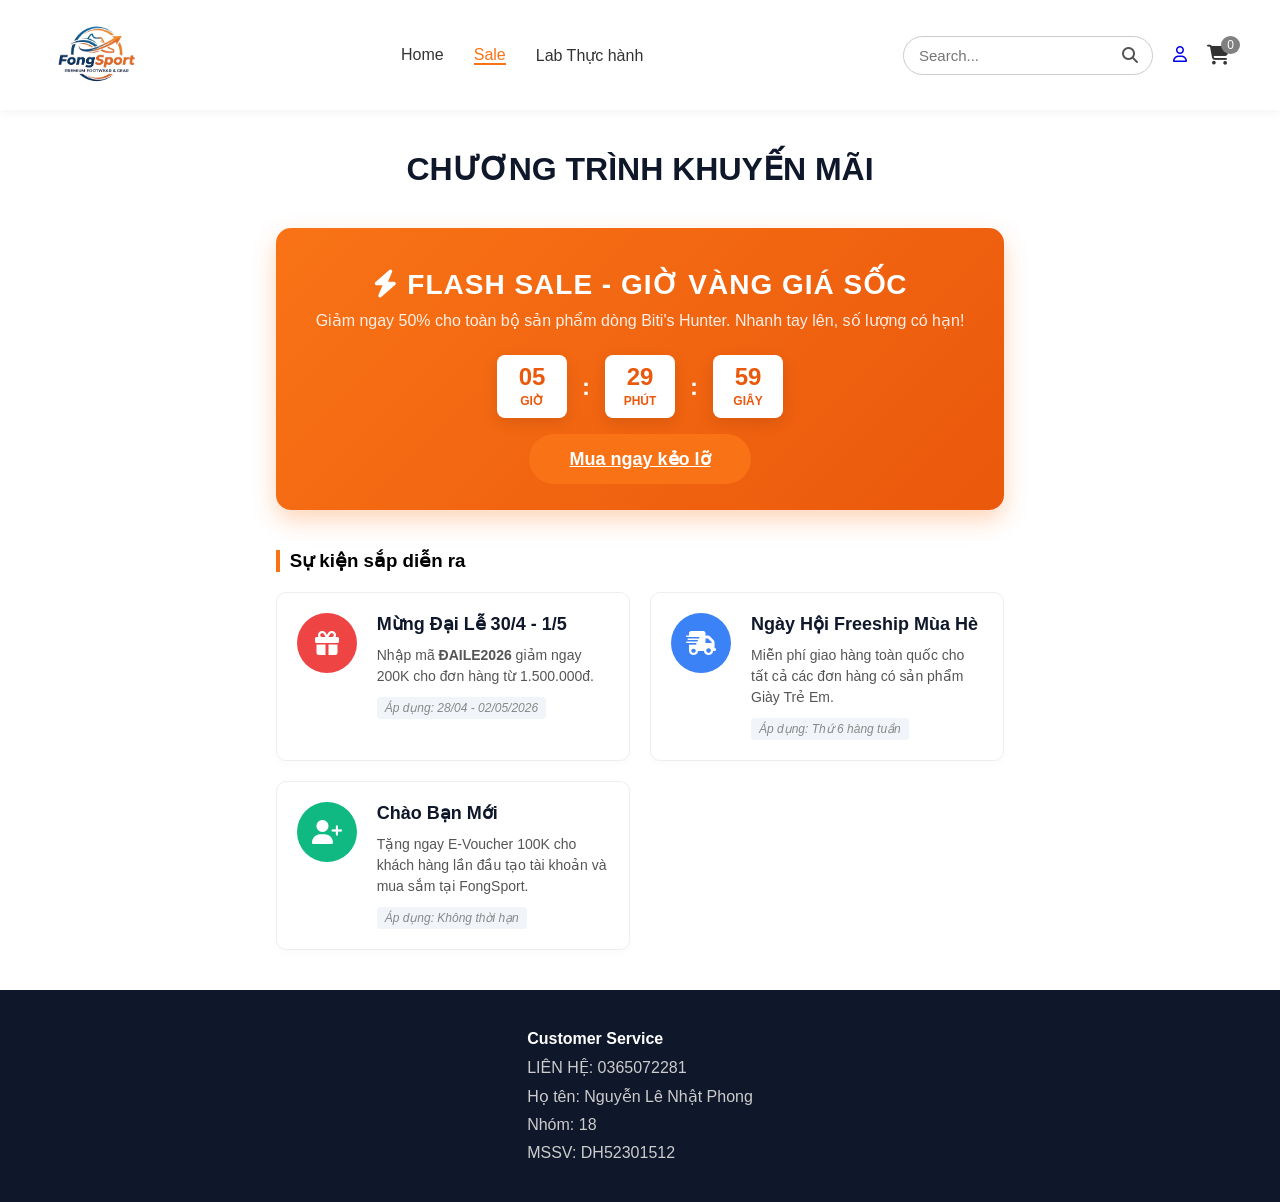
<file: sale.html>
<!DOCTYPE html>
<html lang="vi">
<head>
    <meta charset="UTF-8">
    <meta name="viewport" content="width=device-width, initial-scale=1.0">
    <title>Khuyến mãi - FongSport</title>
    <link rel="stylesheet" href="css/style.css">
    <link rel="stylesheet" href="https://cdnjs.cloudflare.com/ajax/libs/font-awesome/6.4.0/css/all.min.css">
</head>
<body>
    <header>
        <div class="logo">
            <a href ="index.html"><img src="images/main-logo.png" alt="FongSport Logo" class="logo-img"></a>
        </div>
        <nav>
            <ul>
                <li><a href="index.html">Home</a></li>
                <li><a href="sale.html" class="active">Sale</a></li>
                <li><a href="lab.html" target="_blank">Lab Thực hành</a></li>
            </ul>
        </nav>
        <div class="header-icons">
            <div class="search-bar">
                <input type="text" id="searchInput" placeholder="Search..." autocomplete="off">
                <i class="fa-solid fa-magnifying-glass" id="searchBtn"></i>
                <ul id="suggestionBox" class="suggestion-box hide"></ul>
            </div>
            <a href="profile.html"><i class="fa-regular fa-user"></i></a>
            <a href="cart.html" class="cart-icon">
                <i class="fa-solid fa-cart-shopping"></i>
                <span class="cart-count">0</span>
            </a>
        </div>
    </header>

    <main class="sale-page container" style="padding: 40px 0;">
        <h2 class="page-title" style="text-align: center; font-size: 32px; margin-bottom: 40px;">CHƯƠNG TRÌNH KHUYẾN MÃI</h2>

        <div class="flash-sale-banner">
            <div class="flash-sale-content">
                <h3><i class="fa-solid fa-bolt"></i> FLASH SALE - GIỜ VÀNG GIÁ SỐC</h3>
                <p>Giảm ngay 50% cho toàn bộ sản phẩm dòng Biti's Hunter. Nhanh tay lên, số lượng có hạn!</p>
                <div class="countdown-timer" id="flash-sale-timer">
                    <div class="time-box"><span id="hours">00</span><small>Giờ</small></div>
                    <span class="colon">:</span>
                    <div class="time-box"><span id="minutes">00</span><small>Phút</small></div>
                    <span class="colon">:</span>
                    <div class="time-box"><span id="seconds">00</span><small>Giây</small></div>
                </div>
                <a href="index.html" class="btn-shop-now">Mua ngay kẻo lỡ</a>
            </div>
        </div>

        <h3 style="margin: 40px 0 20px 0; border-left: 4px solid var(--primary-orange); padding-left: 10px;">Sự kiện sắp diễn ra</h3>
        <div class="promo-grid">
            
            <div class="promo-card">
                <div class="promo-icon"><i class="fa-solid fa-gift"></i></div>
                <div class="promo-info">
                    <h4>Mừng Đại Lễ 30/4 - 1/5</h4>
                    <p>Nhập mã <strong>ĐAILE2026</strong> giảm ngay 200K cho đơn hàng từ 1.500.000đ.</p>
                    <span class="promo-date">Áp dụng: 28/04 - 02/05/2026</span>
                </div>
            </div>

            <div class="promo-card">
                <div class="promo-icon" style="background-color: #3b82f6;"><i class="fa-solid fa-truck-fast"></i></div>
                <div class="promo-info">
                    <h4>Ngày Hội Freeship Mùa Hè</h4>
                    <p>Miễn phí giao hàng toàn quốc cho tất cả các đơn hàng có sản phẩm Giày Trẻ Em.</p>
                    <span class="promo-date">Áp dụng: Thứ 6 hàng tuần</span>
                </div>
            </div>

            <div class="promo-card">
                <div class="promo-icon" style="background-color: #10b981;"><i class="fa-solid fa-user-plus"></i></div>
                <div class="promo-info">
                    <h4>Chào Bạn Mới</h4>
                    <p>Tặng ngay E-Voucher 100K cho khách hàng lần đầu tạo tài khoản và mua sắm tại FongSport.</p>
                    <span class="promo-date">Áp dụng: Không thời hạn</span>
                </div>
            </div>

        </div>
    </main>

    <footer>
        <div class="footer-column">
            <h4>Customer Service</h4>
            <a href="#">LIÊN HỆ: 0365072281</a>
            <a href="#">Họ tên: Nguyễn Lê Nhật Phong</a>
            <a href="#">Nhóm: 18</a>
            <a href="#">MSSV: DH52301512</a>
        </div>
        </div>
    </footer>

    <script src="js/script.js"></script>
</body>
</html>
</file>
<file: css/style.css>
body {
    display: flex !important;
    flex-direction: column !important;
    min-height: 100vh !important;
}

* {
    margin: 0;
    padding: 0;
    box-sizing: border-box;
    font-family: 'Segoe UI', Tahoma, Geneva, Verdana, sans-serif;
}


:root {
    --primary-orange: #F97316;
    --dark-blue: #0F172A;
    --light-bg: #F8FAFC;
    --text-color: #333;
}


header {
    display: flex;
    justify-content: space-between;
    align-items: center;
    padding: 20px 50px;
    background-color: #fff;
    box-shadow: 0 2px 10px rgba(0,0,0,0.05);
    position: sticky;
    top: 0;
    z-index: 100;
}

.brand-name {
    font-size: 24px;
    font-weight: bold;
    color: var(--dark-blue);
    font-style: italic;
}

nav ul {
    list-style: none;
    display: flex;
    gap: 30px;
}

nav a {
    text-decoration: none;
    color: var(--text-color);
    font-weight: 500;
    transition: color 0.3s;
}

nav a:hover, nav a.active {
    color: var(--primary-orange);
    border-bottom: 2px solid var(--primary-orange);
}

.header-icons {
    display: flex;
    align-items: center;
    gap: 20px;
}

.cart-icon {
    position: relative;
    color: var(--text-color);
    text-decoration: none;
    font-size: 20px;
}

.cart-count {
    position: absolute;
    top: -8px;
    right: -10px;
    background: gray;
    color: white;
    font-size: 12px;
    padding: 2px 6px;
    border-radius: 50%;
}


.hero-banner {
    height: 500px;
    background: linear-gradient(rgba(0, 0, 0, 0.4), rgba(0, 0, 0, 0.4)), url('https://images.unsplash.com/photo-1556906781-9a412961c28c?auto=format&fit=crop&w=1600&q=80') center/cover;
    display: flex;
    justify-content: center;
    align-items: center;
    text-align: center;
    color: white;
}

.hero-content h1, .hero-content h2 {
    font-size: 40px;
    margin-bottom: 20px;
    text-shadow: 2px 2px 4px rgba(0,0,0,0.5);
}

.btn-shop-now {
    background-color: var(--primary-orange);
    color: white;
    border: none;
    padding: 15px 40px;
    font-size: 18px;
    font-weight: bold;
    border-radius: 30px;
    cursor: pointer;
    transition: transform 0.3s, background-color 0.3s;
}

.btn-shop-now:hover {
    background-color: #ea580c;
    transform: scale(1.05);
}


.products-section {
    padding: 50px;
    background-color: var(--light-bg);
}

.section-title {
    text-align: center;
    margin-bottom: 40px;
    color: var(--dark-blue);
}

.product-info {
    display: flex;
    flex-direction: column;
    flex-grow: 1; 
}

.product-grid {
    display: grid;
    grid-template-columns: repeat(auto-fit, minmax(250px, 1fr));
    gap: 30px;
}

.product-card {
    background: #fff;
    padding: 20px;
    border-radius: 8px;
    text-align: center;
    transition: box-shadow 0.3s, transform 0.3s;
    overflow: hidden;
    display: flex;
    flex-direction: column;
    height: 100%;
}

.product-card:hover {
    box-shadow: 0 10px 20px rgba(0,0,0,0.1);
    transform: translateY(-5px);
}

.product-img img {
    width: 100%;
    height: auto;
    transition: transform 0.5s;
}

.product-card:hover .product-img img {
    transform: scale(1.1); 
}

.product-info h3 {
    font-size: 16px;
    margin: 15px 0 10px;
    color: var(--text-color);
}

.price {
    font-weight: bold;
    color: var(--dark-blue);
    margin-bottom: 15px;
}

.btn-add-cart {
    background: transparent;
    border: 2px solid var(--dark-blue);
    color: var(--dark-blue);
    padding: 10px 20px;
    font-weight: bold;
    border-radius: 5px;
    cursor: pointer;
    transition: all 0.3s;
    width: 100%;
    margin-top: auto;
}

.btn-add-cart:hover {
    background: var(--dark-blue);
    color: white;
}

footer {
    background-color: var(--dark-blue);
    color: white;
    display: flex;
    justify-content: space-around;
    padding: 40px 20px;
    margin-top: auto;
}
footer a {
    color: #ccc;
    text-decoration: none;
    display: block;
    margin-top: 10px;
}
footer a:hover {
    color: white;
}

.filter-menu {
    text-align: center;
    margin-bottom: 40px;
}

.filter-btn {
    background: transparent;
    border: 2px solid var(--dark-blue);
    color: var(--dark-blue);
    padding: 8px 25px;
    margin: 0 10px;
    font-size: 16px;
    font-weight: bold;
    border-radius: 30px;
    cursor: pointer;
    transition: all 0.3s ease;
}


.filter-btn:hover, .filter-btn.active {
    background: var(--primary-orange);
    border-color: var(--primary-orange);
    color: white;
}

.product-card.hide {
    display: none;
}

#searchInput {
    width: 250px !important; 
    padding: 10px 15px !important;
    font-size: 15px !important;
    border: 1px solid #ccc !important; 
    border-radius: 25px !important; 
    outline: none !important; 
}

.search-bar {
    display: flex !important;
    align-items: center !important;
    position: relative !important;
}

#searchBtn {
    font-size: 16px !important; 
    cursor: pointer !important;
    color: #555 !important;
    position: absolute !important;
    right: 15px !important;
    top: 50% !important; transform: translateY(-50%) !important;
}

.suggestion-box {
    position: absolute;
    top: 100%;
    left: 0;
    width: 100%;
    background: white;
    border: 1px solid #ddd;
    border-radius: 4px;
    list-style: none;
    padding: 0;
    margin-top: 5px;
    box-shadow: 0 4px 6px rgba(0,0,0,0.1);
    z-index: 1000;
    max-height: 200px;
    overflow-y: auto;
}

.suggestion-box li {
    padding: 10px 15px;
    cursor: pointer;
    border-bottom: 1px solid #eee;
    color: var(--dark-blue);
    font-size: 14px;
}

.suggestion-box li:hover {
    background-color: var(--light-bg);
    color: var(--primary-orange);
}

.hide {
    display: none !important;
}

.logo {
    display: flex;       
    align-items: center; 
    justify-content: flex-start;
}


.logo .logo-img {
    height: 60px;       
    width: auto;        
    object-fit: contain; 
    display: block;      
    margin: 5px 0;       
}

.container {
    max-width: 1200px;
    margin: 0 auto;
    padding: 20px;
}

.breadcrumb {
    margin-top: 20px;
    margin-bottom: 30px;
    font-size: 14px;
    color: #666;
}

.breadcrumb a {
    color: var(--dark-blue);
    text-decoration: none;
    font-weight: bold;
}


.layout-2-col {
    display: grid;
    grid-template-columns: 250px 1fr;
    gap: 40px;
}


.sidebar-filter {
    background-color: white;
    padding: 20px;
    border-radius: 8px;
    box-shadow: 0 2px 10px rgba(0,0,0,0.05);
    height: fit-content;
}

.filter-group {
    margin-bottom: 30px;
}

.filter-group h3 {
    font-size: 16px;
    color: var(--dark-blue);
    margin-bottom: 15px;
    border-bottom: 2px solid var(--light-bg);
    padding-bottom: 10px;
}

.filter-list {
    list-style: none;
    padding: 0;
}

.filter-list li {
    margin-bottom: 10px;
    display: flex;
    align-items: center;
    gap: 10px;
    color: #555;
}

.price-slider {
    width: 100%;
    margin-bottom: 10px;
}


.grid-header {
    display: flex;
    justify-content: space-between;
    align-items: center;
    margin-bottom: 20px;
}

.grid-header h2 {
    font-size: 20px;
    color: var(--dark-blue);
}

.sort-dropdown {
    padding: 8px 15px;
    border: 1px solid #ddd;
    border-radius: 5px;
    outline: none;
    cursor: pointer;
}


.pagination {
    display: flex;
    justify-content: center;
    gap: 10px;
    margin-top: 50px;
    margin-bottom: 30px;
}

.page-btn {
    width: 40px;
    height: 40px;
    border: 1px solid #ddd;
    background: white;
    color: var(--dark-blue);
    font-size: 16px;
    font-weight: bold;
    border-radius: 5px;
    cursor: pointer;
    transition: all 0.3s;
}

.page-btn:hover, .page-btn.active {
    background: var(--primary-orange);
    color: white;
    border-color: var(--primary-orange);
}


   .page-title {
    color: var(--dark-blue);
    margin-bottom: 20px;
    font-size: 24px;
}

.cart-container {
    display: flex;
    gap: 30px;
    align-items: flex-start;
}

.cart-items-list {
    flex: 2;
    background: white;
    border-radius: 8px;
    padding: 20px;
    box-shadow: 0 2px 10px rgba(0,0,0,0.05);
}

.cart-item {
    display: flex;
    align-items: center;
    padding: 20px 0;
    border-bottom: 1px solid #eee;
    gap: 20px;
}

.cart-item:last-child {
    border-bottom: none;
}

.cart-img {
    width: 100px;
    height: 100px;
    object-fit: cover;
    border-radius: 8px;
}

.cart-item-details {
    flex: 1;
}

.cart-item-details h4 {
    color: var(--dark-blue);
    margin-bottom: 5px;
}

.cart-item-details p {
    color: #666;
    font-size: 14px;
    margin-bottom: 2px;
}

.cart-item-price, .cart-item-total {
    font-weight: bold;
    color: var(--dark-blue);
    width: 120px;
    text-align: center;
}

.cart-item-qty input {
    width: 60px;
    padding: 5px;
    text-align: center;
    border: 1px solid #ccc;
    border-radius: 4px;
}

.btn-remove {
    background: none;
    border: none;
    color: #ff4d4f;
    font-size: 18px;
    cursor: pointer;
    transition: color 0.3s;
}

.btn-remove:hover {
    color: #cf1322;
}


.cart-summary {
    flex: 1;
    background: #f8fafc;
    border: 1px solid #e2e8f0;
    border-radius: 8px;
    padding: 25px;
}

.cart-summary h3 {
    margin-bottom: 20px;
    color: var(--dark-blue);
}

.summary-line {
    display: flex;
    justify-content: space-between;
    margin-bottom: 15px;
    color: #555;
}

.cart-summary hr {
    border: 0;
    border-top: 1px solid #ddd;
    margin: 20px 0;
}

.total-line {
    font-size: 18px;
    font-weight: bold;
    color: var(--dark-blue);
}

.total-price {
    color: var(--primary-orange);
    font-size: 22px;
}

.btn-checkout {
    display: block;
    width: 100%;
    text-align: center;
    background: var(--primary-orange);
    color: white;
    padding: 15px;
    text-decoration: none;
    font-weight: bold;
    border-radius: 8px;
    margin-top: 20px;
    transition: background 0.3s;
}

.btn-checkout:hover {
    background: #ea580c;
}

.profile-container {
    display: flex;
    gap: 30px;
    margin-bottom: 50px;
}

.profile-sidebar {
    width: 280px;
    background: white;
    padding: 30px 20px;
    border-radius: 8px;
    box-shadow: 0 2px 10px rgba(0,0,0,0.05);
}

.user-avatar-section {
    text-align: center;
    margin-bottom: 30px;
    padding-bottom: 20px;
    border-bottom: 1px solid #eee;
}

.avatar-icon {
    font-size: 60px;
    color: #cbd5e1;
    margin-bottom: 10px;
}

.user-avatar-section h3 {
    color: var(--dark-blue);
}

.user-avatar-section p {
    color: #888;
    font-size: 14px;
}

.profile-menu {
    list-style: none;
    padding: 0;
}

.profile-menu li a {
    display: block;
    padding: 12px 15px;
    color: #555;
    text-decoration: none;
    border-radius: 5px;
    margin-bottom: 5px;
    transition: all 0.3s;
}

.profile-menu li a i {
    width: 25px;
}

.profile-menu li a:hover, .profile-menu li a.active {
    background: var(--light-bg);
    color: var(--primary-orange);
    font-weight: bold;
}

.profile-content {
    flex: 1;
    background: white;
    padding: 40px;
    border-radius: 8px;
    box-shadow: 0 2px 10px rgba(0,0,0,0.05);
}

.profile-content h2 {
    color: var(--dark-blue);
    margin-bottom: 5px;
}

.profile-content .subtitle {
    color: #666;
    margin-bottom: 20px;
}

.profile-content hr {
    border: 0;
    border-top: 1px solid #eee;
    margin-bottom: 30px;
}

.profile-form {
    display: grid;
    grid-template-columns: 1fr 1fr;
    gap: 20px;
}

.form-group {
    display: flex;
    flex-direction: column;
}

.form-group.full-width {
    grid-column: span 2;
}

.form-group label {
    margin-bottom: 8px;
    color: #333;
    font-weight: 500;
}

.form-group input, .form-group textarea {
    padding: 12px;
    border: 1px solid #ddd;
    border-radius: 5px;
    outline: none;
    font-size: 15px;
}

.form-group input:focus, .form-group textarea:focus {
    border-color: var(--primary-orange);
}

.form-group input:disabled {
    background: #f1f5f9;
    color: #94a3b8;
    cursor: not-allowed;
}

.form-group textarea {
    height: 100px;
    resize: vertical;
}

.btn-save {
    background: var(--dark-blue);
    color: white;
    border: none;
    padding: 12px 30px;
    font-size: 16px;
    font-weight: bold;
    border-radius: 5px;
    cursor: pointer;
    transition: background 0.3s;
    width: max-content;
}

.btn-save:hover {
    background: #1e293b;
}



.product-gallery {
    flex: 1;
    max-width: 500px; 
}

.main-image {
    width: 100%;
    height: 450px;
    background-color: #f8fafc;
    border-radius: 8px;
    overflow: hidden;
    display: flex;
    justify-content: center;
    align-items: center;
}
.main-image img {
    width: 100%;
    height: 100%;
    object-fit: contain; 
}

.thumbnail-images {
    display: flex;
    gap: 15px;
    margin-top: 15px;
    overflow-x: auto;
    padding-bottom: 5px;
}


.thumb {
    width: 80px;
    height: 80px;
    min-width: 80px;
    object-fit: cover; 
    border-radius: 5px;
    cursor: pointer;
    border: 2px solid #eee;
    transition: all 0.3s;
    background-color: white;
}


.thumb.active, .thumb:hover {
    border-color: var(--primary-orange);
}
   .features-section {
    display: flex;
    justify-content: space-between;
    margin: -30px auto 40px auto;
    padding: 30px 40px;
    background-color: white;
    border-radius: 12px;
    box-shadow: 0 10px 30px rgba(0,0,0,0.08);
    position: relative;
    z-index: 10;
}

.feature-box {
    display: flex;
    align-items: center;
    gap: 15px;
}

.feature-box i {
    font-size: 32px;
    color: var(--primary-orange);
    transition: transform 0.3s ease;
}

.feature-box:hover i {
    transform: translateY(-5px) scale(1.1);
}

.feature-text h4 {
    margin: 0 0 5px 0;
    font-size: 16px;
    color: var(--dark-blue);
}

.feature-text p {
    margin: 0;
    font-size: 14px;
    color: #666;
}
/*sale*/
.flash-sale-banner {
    background: linear-gradient(135deg, #f97316 0%, #ea580c 100%);
    border-radius: 15px;
    padding: 40px;
    color: white;
    display: flex;
    justify-content: center;
    align-items: center;
    text-align: center;
    box-shadow: 0 10px 25px rgba(249, 115, 22, 0.3);
    position: relative;
    overflow: hidden;
}

.flash-sale-content h3 {
    font-size: 28px;
    margin-bottom: 10px;
    text-transform: uppercase;
    letter-spacing: 1px;
}

.flash-sale-content p {
    font-size: 16px;
    margin-bottom: 25px;
    opacity: 0.9;
}

.countdown-timer {
    display: flex;
    justify-content: center;
    align-items: center;
    gap: 15px;
    margin-bottom: 30px;
}

.time-box {
    background: white;
    color: #ea580c;
    padding: 10px 15px;
    border-radius: 8px;
    display: flex;
    flex-direction: column;
    min-width: 70px;
    box-shadow: 0 5px 15px rgba(0,0,0,0.1);
}

.time-box span {
    font-size: 24px;
    font-weight: bold;
    line-height: 1;
}

.time-box small {
    font-size: 12px;
    font-weight: 600;
    text-transform: uppercase;
    margin-top: 5px;
}

.colon {
    font-size: 24px;
    font-weight: bold;
}

.promo-grid {
    display: grid;
    grid-template-columns: repeat(auto-fit, minmax(300px, 1fr));
    gap: 20px;
}

.promo-card {
    background: white;
    border: 1px solid #eee;
    border-radius: 10px;
    padding: 20px;
    display: flex;
    gap: 20px;
    box-shadow: 0 4px 6px rgba(0,0,0,0.02);
    transition: transform 0.3s ease, box-shadow 0.3s ease;
}

.promo-card:hover {
    transform: translateY(-5px);
    box-shadow: 0 10px 20px rgba(0,0,0,0.08);
}

.promo-icon {
    width: 60px;
    height: 60px;
    background-color: #ef4444;
    color: white;
    border-radius: 50%;
    display: flex;
    justify-content: center;
    align-items: center;
    font-size: 24px;
    flex-shrink: 0;
}

.promo-info h4 {
    margin: 0 0 10px 0;
    font-size: 18px;
    color: var(--dark-blue);
}

.promo-info p {
    margin: 0 0 10px 0;
    font-size: 14px;
    color: #555;
    line-height: 1.5;
}

.promo-date {
    font-size: 12px;
    color: #888;
    font-style: italic;
    background: #f1f5f9;
    padding: 4px 8px;
    border-radius: 4px;
    display: inline-block;
}

.flying-img {
    position: fixed;
    z-index: 99999;
    border-radius: 50%;
    opacity: 0.8;
    pointer-events: none;
    transition: all 0.8s cubic-bezier(0.25, 1, 0.5, 1); 
    box-shadow: 0 5px 15px rgba(0,0,0,0.3);
}

@keyframes cartBounce {
    0% { transform: scale(1); }
    50% { transform: scale(1.4); color: var(--primary-orange); }
    100% { transform: scale(1); }
}

.cart-bounce {
    animation: cartBounce 0.4s ease-in-out;
}
.lab-container {
    padding: 50px 5%;
    background-color: #f9f9f9;
}

.section-title {
    text-align: center;
    margin-bottom: 30px;
}

.lab-grid {
    display: grid;
    grid-template-columns: repeat(auto-fit, minmax(250px, 1fr));
    gap: 20px;
}

.lab-card {
    background: #fff;
    padding: 25px;
    border-radius: 12px;
    box-shadow: 0 4px 15px rgba(0,0,0,0.1);
    text-align: left; 
    display: flex; 
    flex-direction: column;
    transition: transform 0.3s ease;
}

.lab-card:hover {
    transform: translateY(-5px);
}

.lab-icon {
    font-size: 40px;
    margin-bottom: 15px;
}

.btn-view {
    display: inline-block;
    margin-top: 15px;
    padding: 10px 20px;
    background-color: #007bff;
    color: white;
    text-decoration: none;
    border-radius: 5px;
    font-weight: bold;
}

.btn-view:hover {
    background-color: #0056b3;
}

.lab-content h3 {
    text-align: left !important;
    font-size: 18px !important;
    font-weight: bold !important;
    color: #333 !important;
    margin-top: 0 !important;
    margin-bottom: 15px !important;
}


.lab-list {
    list-style-type: none !important;
    padding-left: 0 !important;
    margin-left: 0 !important;
}

.lab-list li {
    margin-bottom: 10px !important;
}


.lab-list a {
    color: #333 !important;
    text-decoration: none !important;
    font-size: 15px !important;
}

.lab-list a:hover {
    color: #f26522 !important; 
}


.btn-detail {
    display: block !important;
    width: 100% !important;
    text-align: center !important;
    background-color: #f26522 !important;
    color: white !important;
    padding: 10px 0 !important;
    border-radius: 6px !important;
    text-decoration: none !important;
    font-weight: bold !important;
    margin-top: auto !important;
    transition: background-color 0.3s ease !important;
}

.btn-detail:hover {
    background-color: #d9531e !important; 
    color: white !important;
}
/* =========================================
   CSS TRANG CHI TIẾT SẢN PHẨM (2 CỘT)
========================================= */

/* 1. Chia 2 cột: Ảnh và Thông tin */
.detail-container {
    display: flex !important;
    gap: 40px !important; /* Khoảng cách giữa ảnh và chữ */
    margin-top: 20px !important;
    align-items: flex-start !important;
}


.product-details-info {
    flex: 1 !important; /* Cột chữ chiếm 50% */
    text-align: left !important;
}

/* 2. Làm nổi bật giá tiền */
.product-price {
    font-size: 28px !important;
    color: #f26522 !important; /* Màu cam thương hiệu */
    font-weight: bold !important;
    margin: 15px 0 !important;
}

.old-price {
    font-size: 18px !important;
    color: #999 !important;
    font-weight: normal !important;
    margin-left: 10px !important;
}

/* 3. Trang trí nút chọn Size (Thành các ô vuông xịn sò) */
.size-options {
    display: flex !important;
    gap: 10px !important;
    margin-top: 10px !important;
}

.size-btn {
    width: 45px !important;
    height: 45px !important;
    border: 1px solid #ccc !important;
    background: #fff !important;
    cursor: pointer !important;
    font-size: 16px !important;
    font-weight: bold !important;
    border-radius: 4px !important;
    transition: all 0.2s ease !important;
}

.size-btn:hover {
    border-color: #f26522 !important;
    color: #f26522 !important;
}

.size-btn.active {
    background-color: #f26522 !important;
    color: #fff !important;
    border-color: #f26522 !important;
}

/* 4. Dàn hàng nút Tăng giảm số lượng và Nút Mua */
.add-to-cart-action {
    display: flex !important;
    gap: 15px !important;
    margin-top: 30px !important;
    align-items: stretch !important; /* Cho nút mua cao bằng cục tăng giảm */
}

.qty-selector {
    display: flex !important;
    border: 1px solid #ccc !important;
    border-radius: 5px !important;
    overflow: hidden !important;
}

.qty-selector button {
    width: 40px !important;
    background: #f5f5f5 !important;
    border: none !important;
    font-size: 20px !important;
    cursor: pointer !important;
}

.qty-selector input {
    width: 50px !important;
    text-align: center !important;
    border: none !important;
    border-left: 1px solid #ccc !important;
    border-right: 1px solid #ccc !important;
    font-size: 16px !important;
    font-weight: bold !important;
}

.btn-add-detail {
    background-color: #f26522 !important;
    color: white !important;
    font-weight: bold !important;
    font-size: 16px !important;
    border: none !important;
    cursor: pointer !important;
    transition: background 0.3s !important;
}

.btn-add-detail:hover {
    background-color: #d9531e !important;
}

.btn-shop-now:hover {
    background-color: #d9531e !important;
}

/* 5. Giao diện Cam kết (Trust Badges) lấp đầy khoảng trống */
.trust-badges {
    margin-top: 40px !important;
    padding-top: 25px !important;
    border-top: 1px dashed #ddd !important;
}

.badge-item {
    display: flex !important;
    align-items: center !important;
    gap: 12px !important;
    margin-bottom: 15px !important;
    font-size: 15px !important;
    color: #444 !important;
}

.badge-item i {
    font-size: 20px !important;
    color: #f26522 !important; /* Icon màu cam */
}

/* 6. Responsive: Trên điện thoại sẽ tự gập lại thành 1 cột như cũ */
@media (max-width: 768px) {
    .detail-container {
        flex-direction: column !important;
    }
}
</file>
